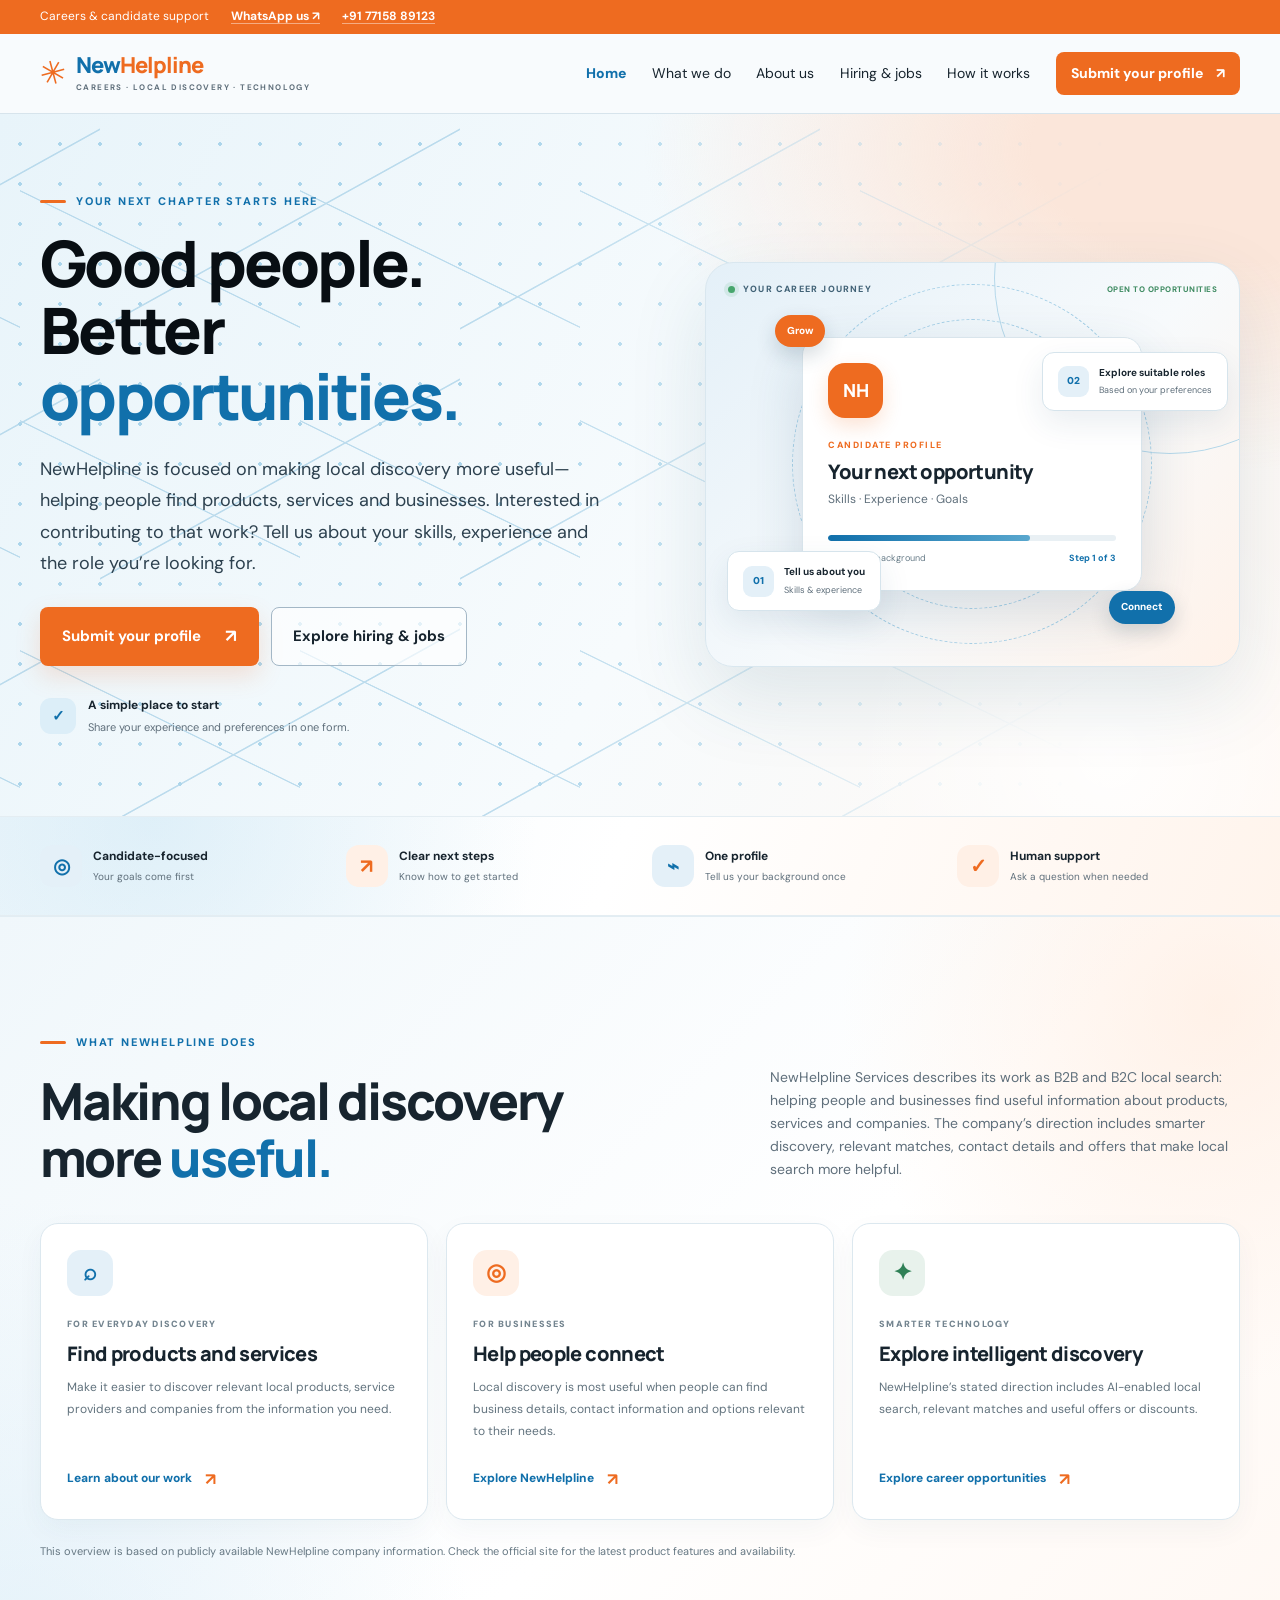
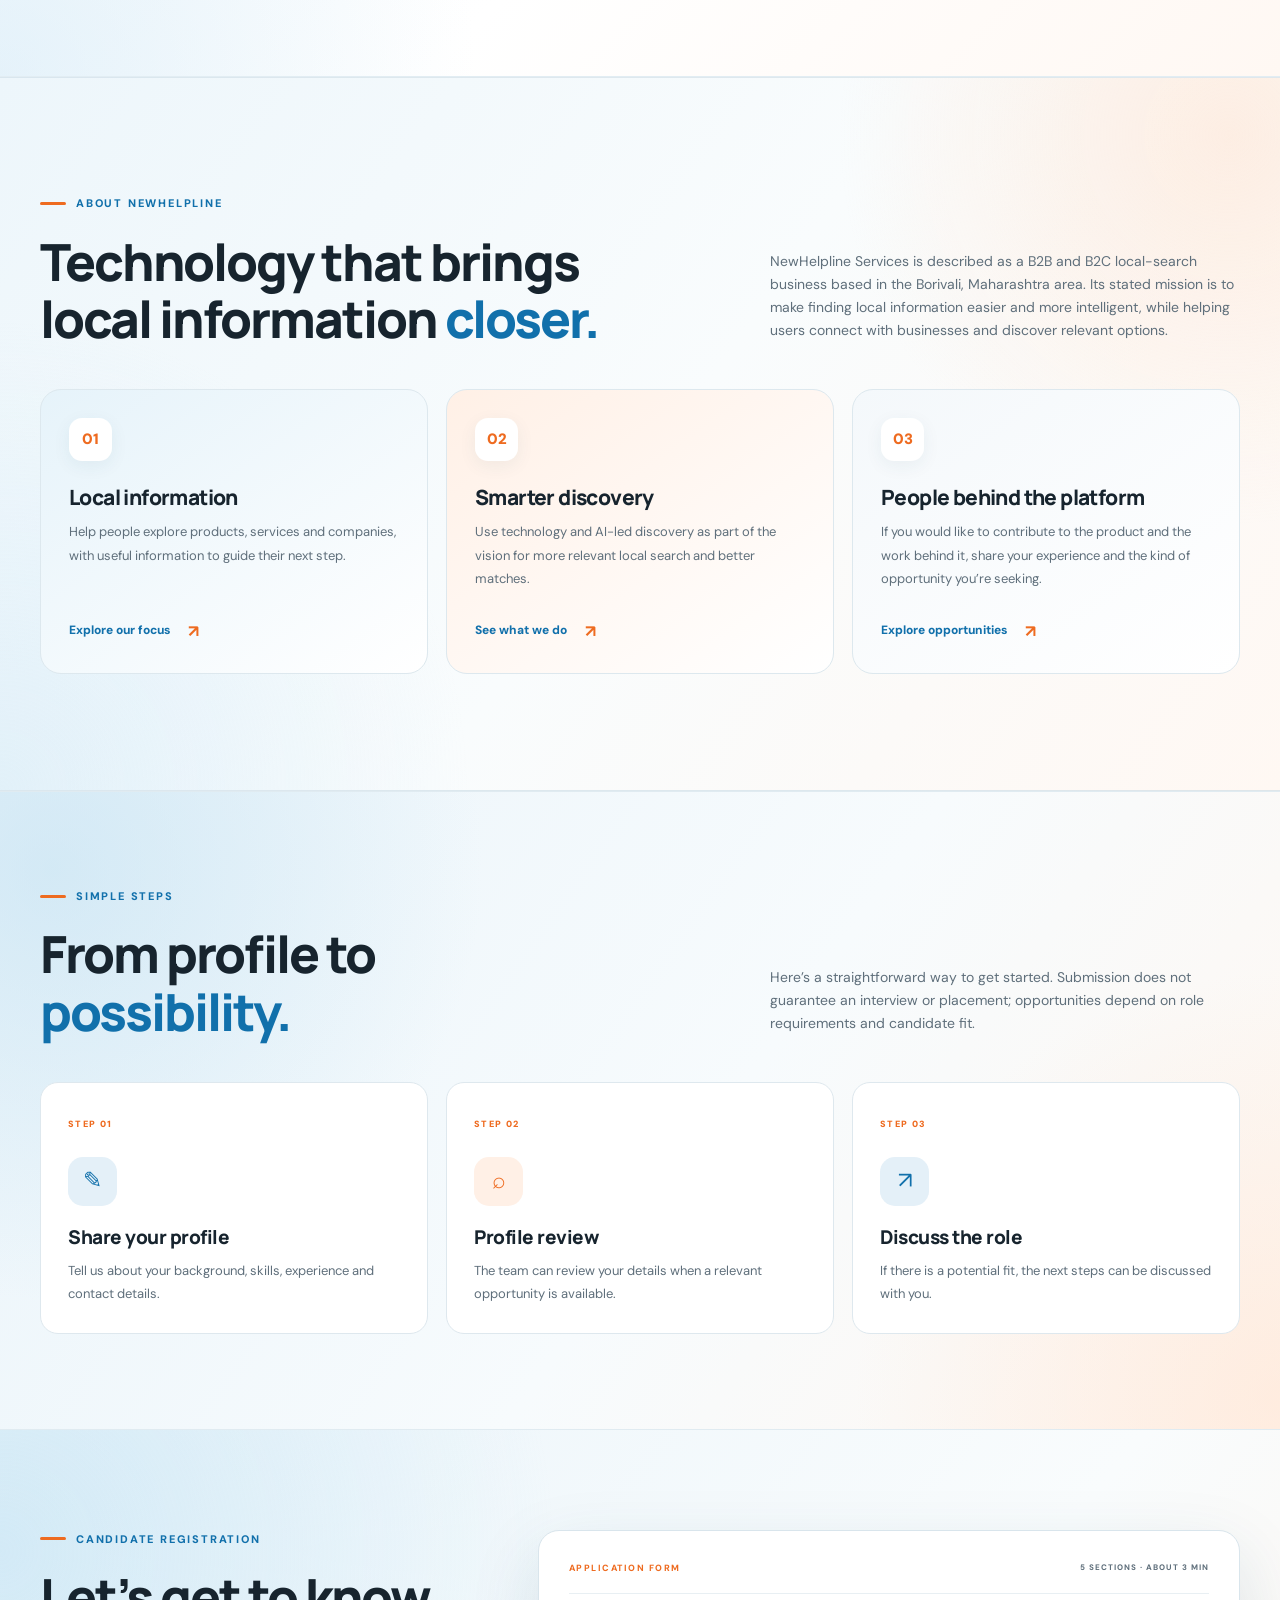
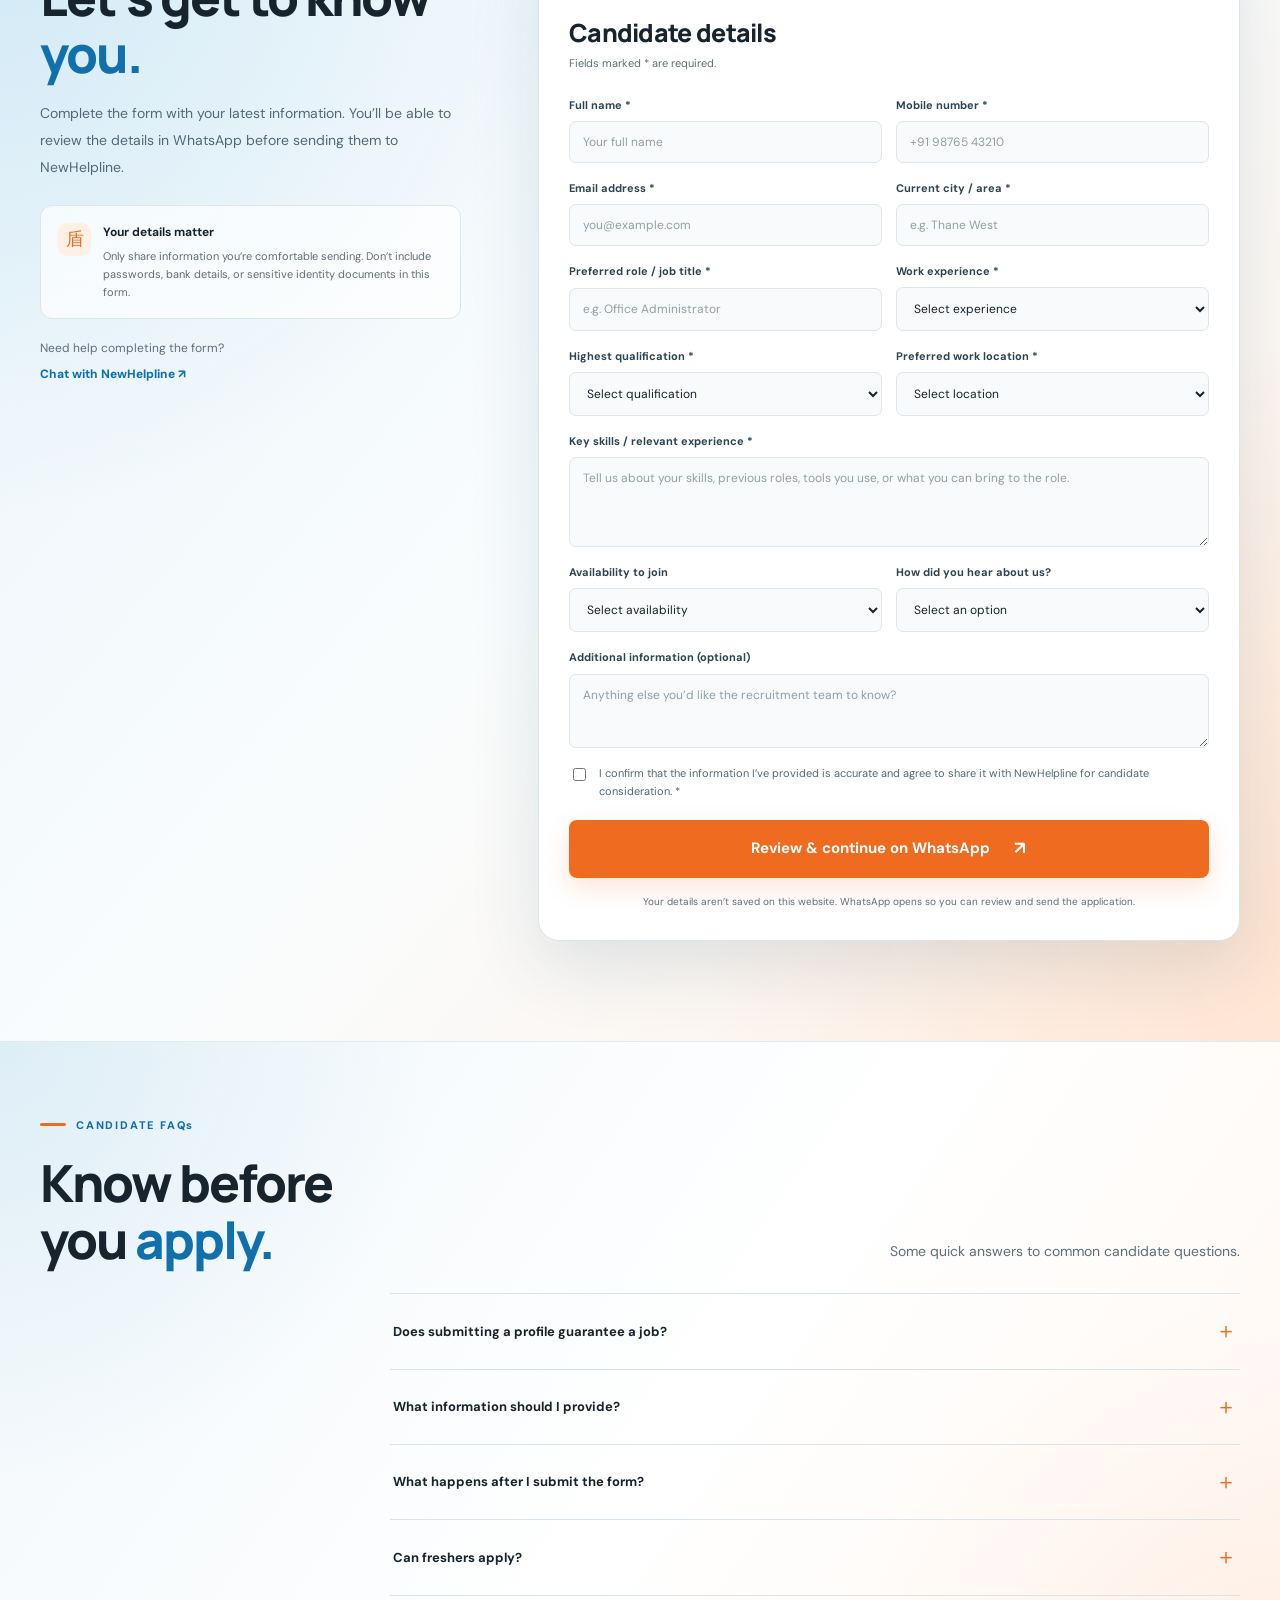
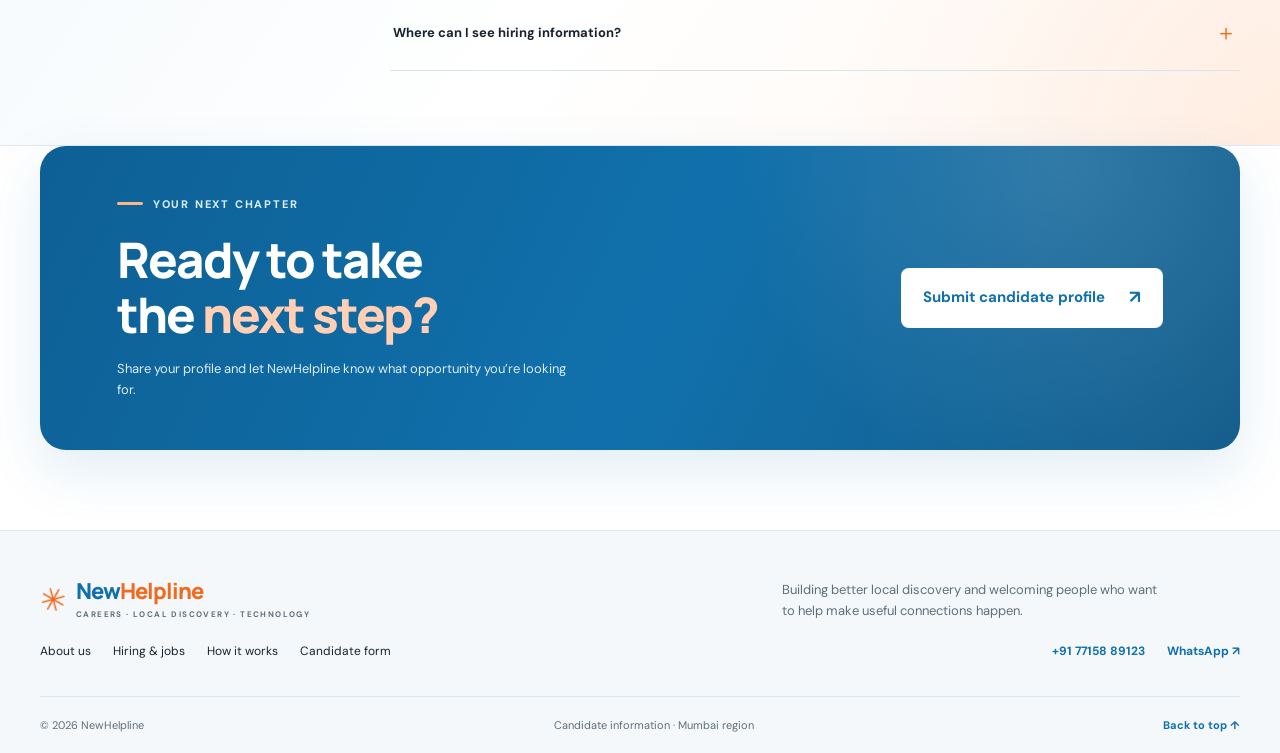
<file: index.html>
<!doctype html>
<html lang="en">
<head>
  <meta charset="utf-8">
  <meta name="viewport" content="width=device-width, initial-scale=1, viewport-fit=cover">
  <meta name="theme-color" content="#1170AB">
  <meta name="description" content="Learn about NewHelpline, a local-search technology company focused on helping people discover products, services and businesses, and explore career opportunities with the team.">
  <meta property="og:title" content="NewHelpline Recruitment | Candidate & Employer Support">
  <meta property="og:description" content="Discover NewHelpline’s work in local search, business discovery and AI-enabled experiences, and explore opportunities to join the team.">
  <meta property="og:type" content="website">
  <meta name="twitter:card" content="summary">
  <title>Careers at NewHelpline | Candidate Opportunities</title>
  <link rel="preconnect" href="https://fonts.googleapis.com">
  <link rel="preconnect" href="https://fonts.gstatic.com" crossorigin>
  <link rel="stylesheet" href="styles.css">
  <link rel="icon" href="favicon.svg" type="image/svg+xml">
</head>
<body>
  <div class="topline">
    <span>Careers & candidate support</span>
    <a href="https://wa.me/917715889123" target="_blank" rel="noopener noreferrer">WhatsApp us ↗</a>
    <a href="tel:+917715889123">+91 77158 89123</a>
  </div>
  <header class="site-header">
    <a class="logo" href="index.html" aria-label="NewHelpline home">
      <span class="mark" aria-hidden="true">✳</span>
      <span><b>New<span>Helpline</span></b><small>CAREERS · LOCAL DISCOVERY · TECHNOLOGY</small></span>
    </a>
    <button class="menu" type="button" aria-label="Open menu" aria-expanded="false" aria-controls="primary-nav">☰</button>
    <nav id="primary-nav" aria-label="Main navigation">
      <a class="active" href="index.html">Home</a>
      <a href="#what-we-do">What we do</a>
      <a href="#about">About us</a>
      <a href="hiring.html">Hiring & jobs</a>
      <a href="#process">How it works</a>
      <a href="#candidate-form" class="nav-apply">Submit your profile <span aria-hidden="true">↗</span></a>
    </nav>
  </header>
  <a class="skip-link" href="#main-content">Skip to content</a>
  <main id="main-content">
    <section class="hero career-hero">
      <div class="network" aria-hidden="true"></div>
      <div class="hero-glow" aria-hidden="true"></div>
      <div class="hero-copy">
        <div class="eyebrow"><span></span> YOUR NEXT CHAPTER STARTS HERE</div>
        <h1>Good people.<br>Better <em>opportunities.</em></h1>
        <p class="hero-lead">NewHelpline is focused on making local discovery more useful—helping people find products, services and businesses. Interested in contributing to that work? Tell us about your skills, experience and the role you’re looking for.</p>
        <div class="hero-actions">
          <a class="button orange" href="#candidate-form">Submit your profile <b aria-hidden="true">↗</b></a>
          <a class="button outline" href="hiring.html">Explore hiring & jobs</a>
        </div>
        <div class="hero-proof">
          <span class="proof-icon" aria-hidden="true">✓</span>
          <span><b>A simple place to start</b><small>Share your experience and preferences in one form.</small></span>
        </div>
      </div>
      <div class="hero-art" aria-label="Candidate journey illustration">
        <div class="art-topline"><span class="art-dot"></span> YOUR CAREER JOURNEY <span class="art-status">OPEN TO OPPORTUNITIES</span></div>
        <div class="profile-card">
          <div class="profile-avatar" aria-hidden="true">NH</div>
          <div class="profile-intro"><span class="profile-label">CANDIDATE PROFILE</span><b>Your next opportunity</b><small>Skills · Experience · Goals</small></div>
          <span class="profile-check" aria-hidden="true">✓</span>
          <div class="profile-meter"><span></span></div>
          <div class="profile-meta"><span>Share your background</span><b>Step 1 of 3</b></div>
        </div>
        <div class="journey-card journey-one"><span class="journey-number">01</span><span><b>Tell us about you</b><small>Skills & experience</small></span></div>
        <div class="journey-card journey-two"><span class="journey-number">02</span><span><b>Explore suitable roles</b><small>Based on your preferences</small></span></div>
        <div class="art-orbit orbit-one"></div><div class="art-orbit orbit-two"></div>
        <div class="art-bubble bubble-orange">Grow</div><div class="art-bubble bubble-blue">Connect</div>
      </div>
    </section>

    <section class="benefit-strip" aria-label="What candidates can expect">
      <div><span class="benefit-icon">◎</span><span><b>Candidate-focused</b><small>Your goals come first</small></span></div>
      <div><span class="benefit-icon">↗</span><span><b>Clear next steps</b><small>Know how to get started</small></span></div>
      <div><span class="benefit-icon">⌁</span><span><b>One profile</b><small>Tell us your background once</small></span></div>
      <div><span class="benefit-icon">✓</span><span><b>Human support</b><small>Ask a question when needed</small></span></div>
    </section>


    <section class="section what-we-do-section" id="what-we-do">
      <div class="section-heading">
        <div><div class="eyebrow"><span></span> WHAT NEWHELPLINE DOES</div><h2>Making local discovery<br>more <em>useful.</em></h2></div>
        <p>NewHelpline Services describes its work as B2B and B2C local search: helping people and businesses find useful information about products, services and companies. The company’s direction includes smarter discovery, relevant matches, contact details and offers that make local search more helpful.</p>
      </div>
      <div class="what-we-do-grid">
        <article class="what-we-do-card">
          <span class="what-we-do-icon icon-candidate" aria-hidden="true">⌕</span>
          <span class="what-we-do-label">FOR EVERYDAY DISCOVERY</span>
          <h3>Find products and services</h3>
          <p>Make it easier to discover relevant local products, service providers and companies from the information you need.</p>
          <a href="#about">Learn about our work <b aria-hidden="true">↗</b></a>
        </article>
        <article class="what-we-do-card">
          <span class="what-we-do-icon icon-recruitment" aria-hidden="true">◎</span>
          <span class="what-we-do-label">FOR BUSINESSES</span>
          <h3>Help people connect</h3>
          <p>Local discovery is most useful when people can find business details, contact information and options relevant to their needs.</p>
          <a href="hiring.html">Explore NewHelpline <b aria-hidden="true">↗</b></a>
        </article>
        <article class="what-we-do-card">
          <span class="what-we-do-icon icon-employer" aria-hidden="true">✦</span>
          <span class="what-we-do-label">SMARTER TECHNOLOGY</span>
          <h3>Explore intelligent discovery</h3>
          <p>NewHelpline’s stated direction includes AI-enabled local search, relevant matches and useful offers or discounts.</p>
          <a href="#candidate-form">Explore career opportunities <b aria-hidden="true">↗</b></a>
        </article>
      </div>
      <p class="what-we-do-note">This overview is based on publicly available NewHelpline company information. Check the official site for the latest product features and availability.</p>
    </section>

    <section class="section" id="about">
      <div class="section-heading">
        <div><div class="eyebrow"><span></span> ABOUT NEWHELPLINE</div><h2>Technology that brings<br>local information <em>closer.</em></h2></div>
        <p>NewHelpline Services is described as a B2B and B2C local-search business based in the Borivali, Maharashtra area. Its stated mission is to make finding local information easier and more intelligent, while helping users connect with businesses and discover relevant options.</p>
      </div>
      <div class="value-grid">
        <article class="value-card value-blue"><span class="value-icon">01</span><h3>Local information</h3><p>Help people explore products, services and companies, with useful information to guide their next step.</p><a href="#what-we-do">Explore our focus <b>↗</b></a></article>
        <article class="value-card value-orange"><span class="value-icon">02</span><h3>Smarter discovery</h3><p>Use technology and AI-led discovery as part of the vision for more relevant local search and better matches.</p><a href="#what-we-do">See what we do <b>↗</b></a></article>
        <article class="value-card value-light"><span class="value-icon">03</span><h3>People behind the platform</h3><p>If you would like to contribute to the product and the work behind it, share your experience and the kind of opportunity you’re seeking.</p><a href="#candidate-form">Explore opportunities <b>↗</b></a></article>
      </div>
    </section>

    <section class="process-section" id="process">
      <div class="section-heading"><div><div class="eyebrow"><span></span> SIMPLE STEPS</div><h2>From profile to<br><em>possibility.</em></h2></div><p>Here’s a straightforward way to get started. Submission does not guarantee an interview or placement; opportunities depend on role requirements and candidate fit.</p></div>
      <div class="process-grid">
        <article><span class="process-step">STEP 01</span><div class="process-icon">✎</div><h3>Share your profile</h3><p>Tell us about your background, skills, experience and contact details.</p></article>
        <article><span class="process-step">STEP 02</span><div class="process-icon">⌕</div><h3>Profile review</h3><p>The team can review your details when a relevant opportunity is available.</p></article>
        <article><span class="process-step">STEP 03</span><div class="process-icon">↗</div><h3>Discuss the role</h3><p>If there is a potential fit, the next steps can be discussed with you.</p></article>
      </div>
    </section>

    <section class="application-section" id="candidate-form">
      <div class="application-intro">
        <div class="eyebrow"><span></span> CANDIDATE REGISTRATION</div>
        <h2>Let’s get to know <em>you.</em></h2>
        <p>Complete the form with your latest information. You’ll be able to review the details in WhatsApp before sending them to NewHelpline.</p>
        <div class="privacy-note"><span aria-hidden="true">盾</span><span><b>Your details matter</b><small>Only share information you’re comfortable sending. Don’t include passwords, bank details, or sensitive identity documents in this form.</small></span></div>
        <div class="contact-card"><span>Need help completing the form?</span><a href="https://wa.me/917715889123" target="_blank" rel="noopener noreferrer">Chat with NewHelpline ↗</a></div>
      </div>
      <div class="application-card">
        <div class="application-card-head"><span class="form-kicker">APPLICATION FORM</span><span class="form-count">5 SECTIONS · ABOUT 3 MIN</span></div>
        <h3>Candidate details</h3>
        <p class="form-subtitle">Fields marked * are required.</p>
        <form id="candidate-form-element">
          <div class="form-row">
            <label for="candidate-name">Full name *<input id="candidate-name" name="name" autocomplete="name" placeholder="Your full name" minlength="2" maxlength="90" required></label>
            <label for="candidate-phone">Mobile number *<input id="candidate-phone" name="phone" type="tel" autocomplete="tel" inputmode="tel" placeholder="+91 98765 43210" pattern="[0-9+() -]{8,20}" maxlength="20" required></label>
          </div>
          <div class="form-row">
            <label for="candidate-email">Email address *<input id="candidate-email" name="email" type="email" autocomplete="email" placeholder="you@example.com" maxlength="160" required></label>
            <label for="candidate-city">Current city / area *<input id="candidate-city" name="city" autocomplete="address-level2" placeholder="e.g. Thane West" maxlength="100" required></label>
          </div>
          <div class="form-row">
            <label for="candidate-role">Preferred role / job title *<input id="candidate-role" name="role" placeholder="e.g. Office Administrator" maxlength="120" required></label>
            <label for="candidate-experience">Work experience *<select id="candidate-experience" name="experience" required><option value="">Select experience</option><option>Fresher / entry level</option><option>Less than 1 year</option><option>1–3 years</option><option>3–5 years</option><option>5–8 years</option><option>8+ years</option></select></label>
          </div>
          <div class="form-row">
            <label for="candidate-education">Highest qualification *<select id="candidate-education" name="education" required><option value="">Select qualification</option><option>High school / SSC</option><option>HSC / Diploma</option><option>Undergraduate</option><option>Graduate</option><option>Postgraduate</option><option>Professional qualification</option><option>Other</option></select></label>
            <label for="candidate-location">Preferred work location *<select id="candidate-location" name="work-location" required><option value="">Select location</option><option>Mumbai</option><option>Navi Mumbai</option><option>Thane</option><option>Anywhere in Mumbai Metropolitan Region</option><option>Remote / hybrid</option><option>Other</option></select></label>
          </div>
          <label for="candidate-skills">Key skills / relevant experience *<textarea id="candidate-skills" name="skills" rows="4" minlength="10" maxlength="1200" placeholder="Tell us about your skills, previous roles, tools you use, or what you can bring to the role." required></textarea></label>
          <div class="form-row">
            <label for="candidate-joining">Availability to join<select id="candidate-joining" name="availability"><option value="">Select availability</option><option>Immediately</option><option>Within 15 days</option><option>Within 30 days</option><option>More than 30 days</option><option>Open to discussion</option></select></label>
            <label for="candidate-source">How did you hear about us?<select id="candidate-source" name="source"><option value="">Select an option</option><option>Google / online search</option><option>WhatsApp</option><option>Social media</option><option>Friend / referral</option><option>Other</option></select></label>
          </div>
          <label for="candidate-extra">Additional information (optional)<textarea id="candidate-extra" name="additional" rows="3" maxlength="700" placeholder="Anything else you’d like the recruitment team to know?"></textarea></label>
          <label class="consent-row"><input id="candidate-consent" name="consent" type="checkbox" required><span>I confirm that the information I’ve provided is accurate and agree to share it with NewHelpline for candidate consideration. *</span></label>
          <button class="button orange submit" type="submit">Review & continue on WhatsApp <b aria-hidden="true">↗</b></button>
          <p class="form-note" id="candidate-status" role="status" aria-live="polite">Your details aren’t saved on this website. WhatsApp opens so you can review and send the application.</p>
        </form>
      </div>
    </section>

    <section class="faq-section">
      <div class="section-heading"><div><div class="eyebrow"><span></span> CANDIDATE FAQs</div><h2>Know before<br>you <em>apply.</em></h2></div><p>Some quick answers to common candidate questions.</p></div>
      <div class="faq-list">
        <details><summary>Does submitting a profile guarantee a job?<span>＋</span></summary><p>No. Registering your details lets you express interest and share your background. Interviews and placements depend on available opportunities and employer requirements.</p></details>
        <details><summary>What information should I provide?<span>＋</span></summary><p>Share your contact information, qualifications, preferred role, experience, skills and location preferences. Avoid sending passwords, banking details or unnecessary identity documents.</p></details>
        <details><summary>What happens after I submit the form?<span>＋</span></summary><p>The form prepares a WhatsApp message that you can review and send to NewHelpline. The current website does not store applications in a database, so sending the message is necessary to contact the team.</p></details>
        <details><summary>Can freshers apply?<span>＋</span></summary><p>Yes. Choose Fresher / entry level in the experience field and describe your education, skills, projects, internships or other relevant experience.</p></details>
        <details><summary>Where can I see hiring information?<span>＋</span></summary><p>Visit the dedicated Hiring & Jobs page for guidance on exploring opportunities and sharing role requirements or candidate profiles.</p></details>
      </div>
    </section>
    <section class="closing-cta"><div><div class="eyebrow"><span></span> YOUR NEXT CHAPTER</div><h2>Ready to take<br>the <em>next step?</em></h2><p>Share your profile and let NewHelpline know what opportunity you’re looking for.</p></div><a class="button white" href="#candidate-form">Submit candidate profile <b aria-hidden="true">↗</b></a></section>
  </main>
  <footer>
    <div class="footer-main">
      <a class="logo" href="index.html" aria-label="NewHelpline home"><span class="mark" aria-hidden="true">✳</span><span><b>New<span>Helpline</span></b><small>CAREERS · LOCAL DISCOVERY · TECHNOLOGY</small></span></a>
      <p>Building better local discovery and welcoming people who want to help make useful connections happen.</p>
      <div class="footer-links"><a href="index.html#about">About us</a><a href="hiring.html">Hiring & jobs</a><a href="#process">How it works</a><a href="#candidate-form">Candidate form</a></div>
      <div class="footer-contact"><a href="tel:+917715889123">+91 77158 89123</a><a href="https://wa.me/917715889123" target="_blank" rel="noopener noreferrer">WhatsApp ↗</a></div>
    </div>
    <div class="footer-bottom"><span>© <span id="year"></span> NewHelpline</span><span>Candidate information · Mumbai region</span><a href="#main-content">Back to top ↑</a></div>
  </footer>
  <script src="script.js" defer></script>
</body>
</html>
</file>
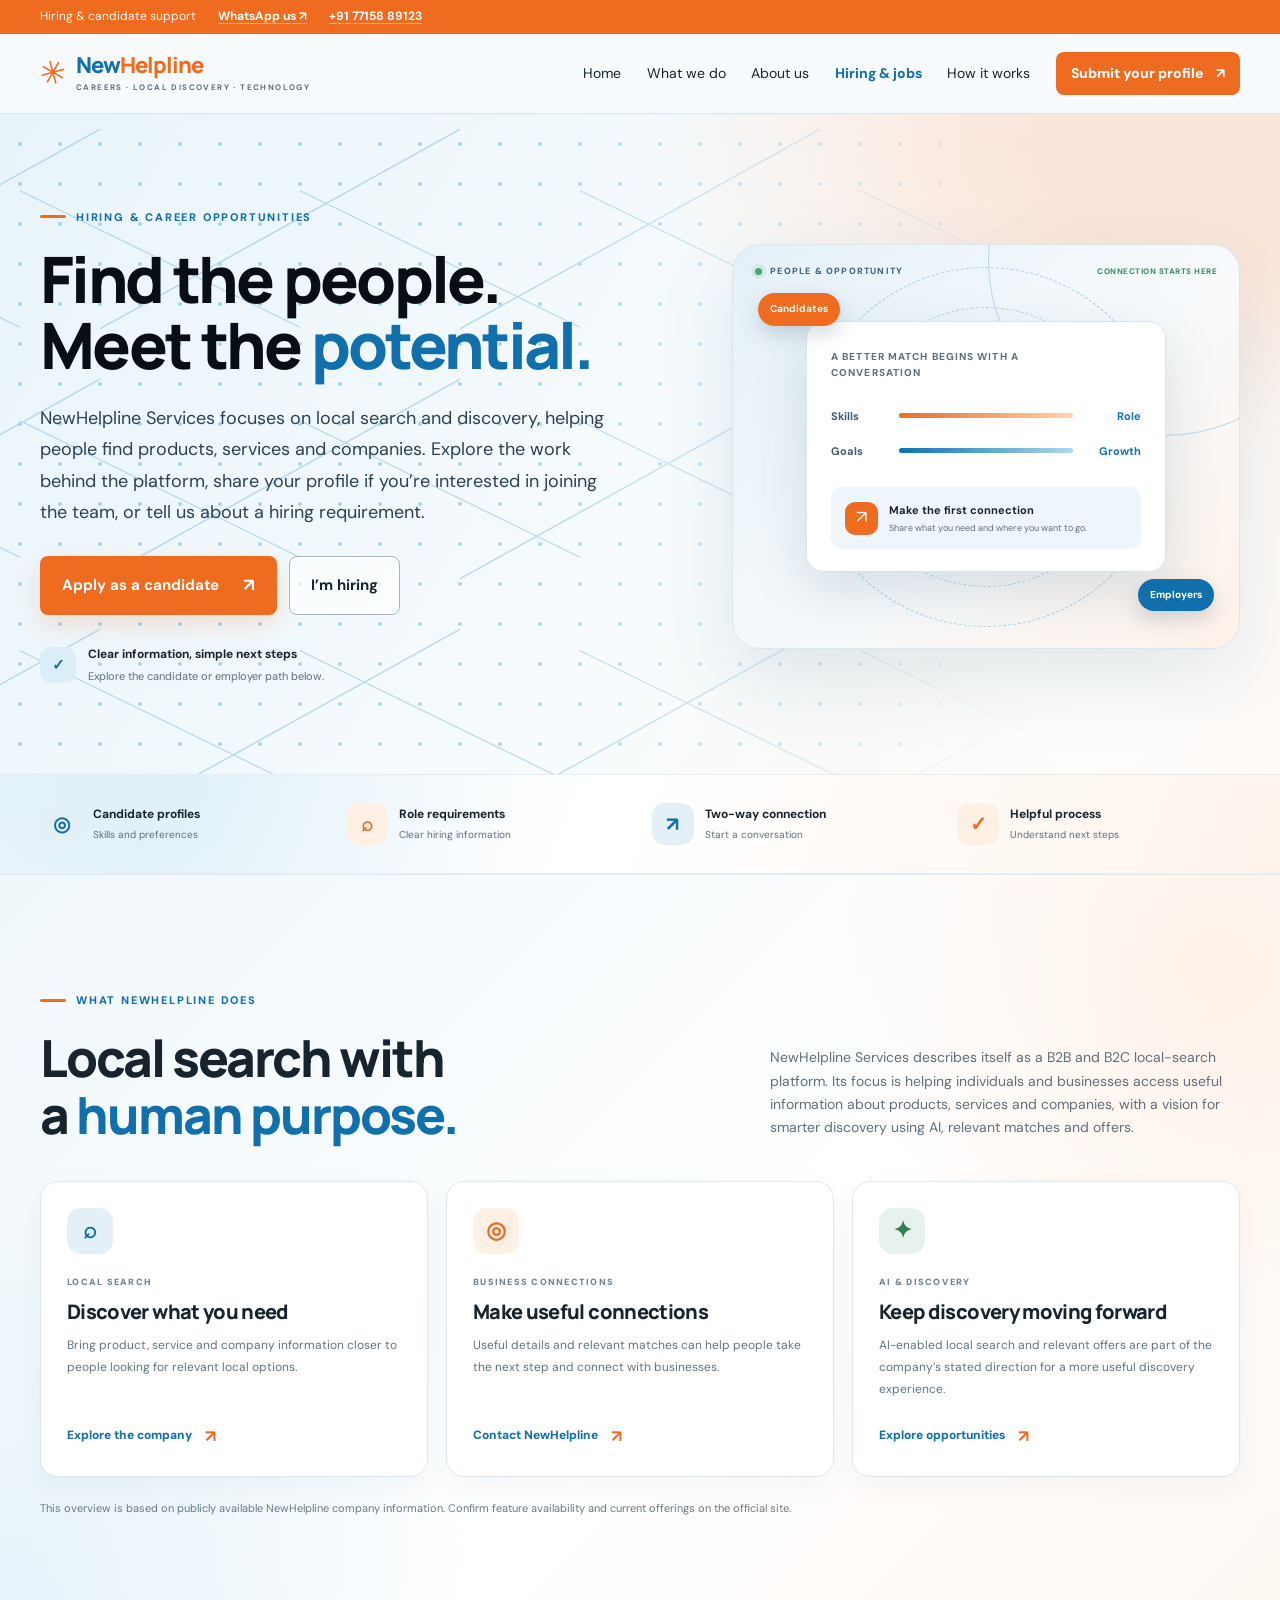
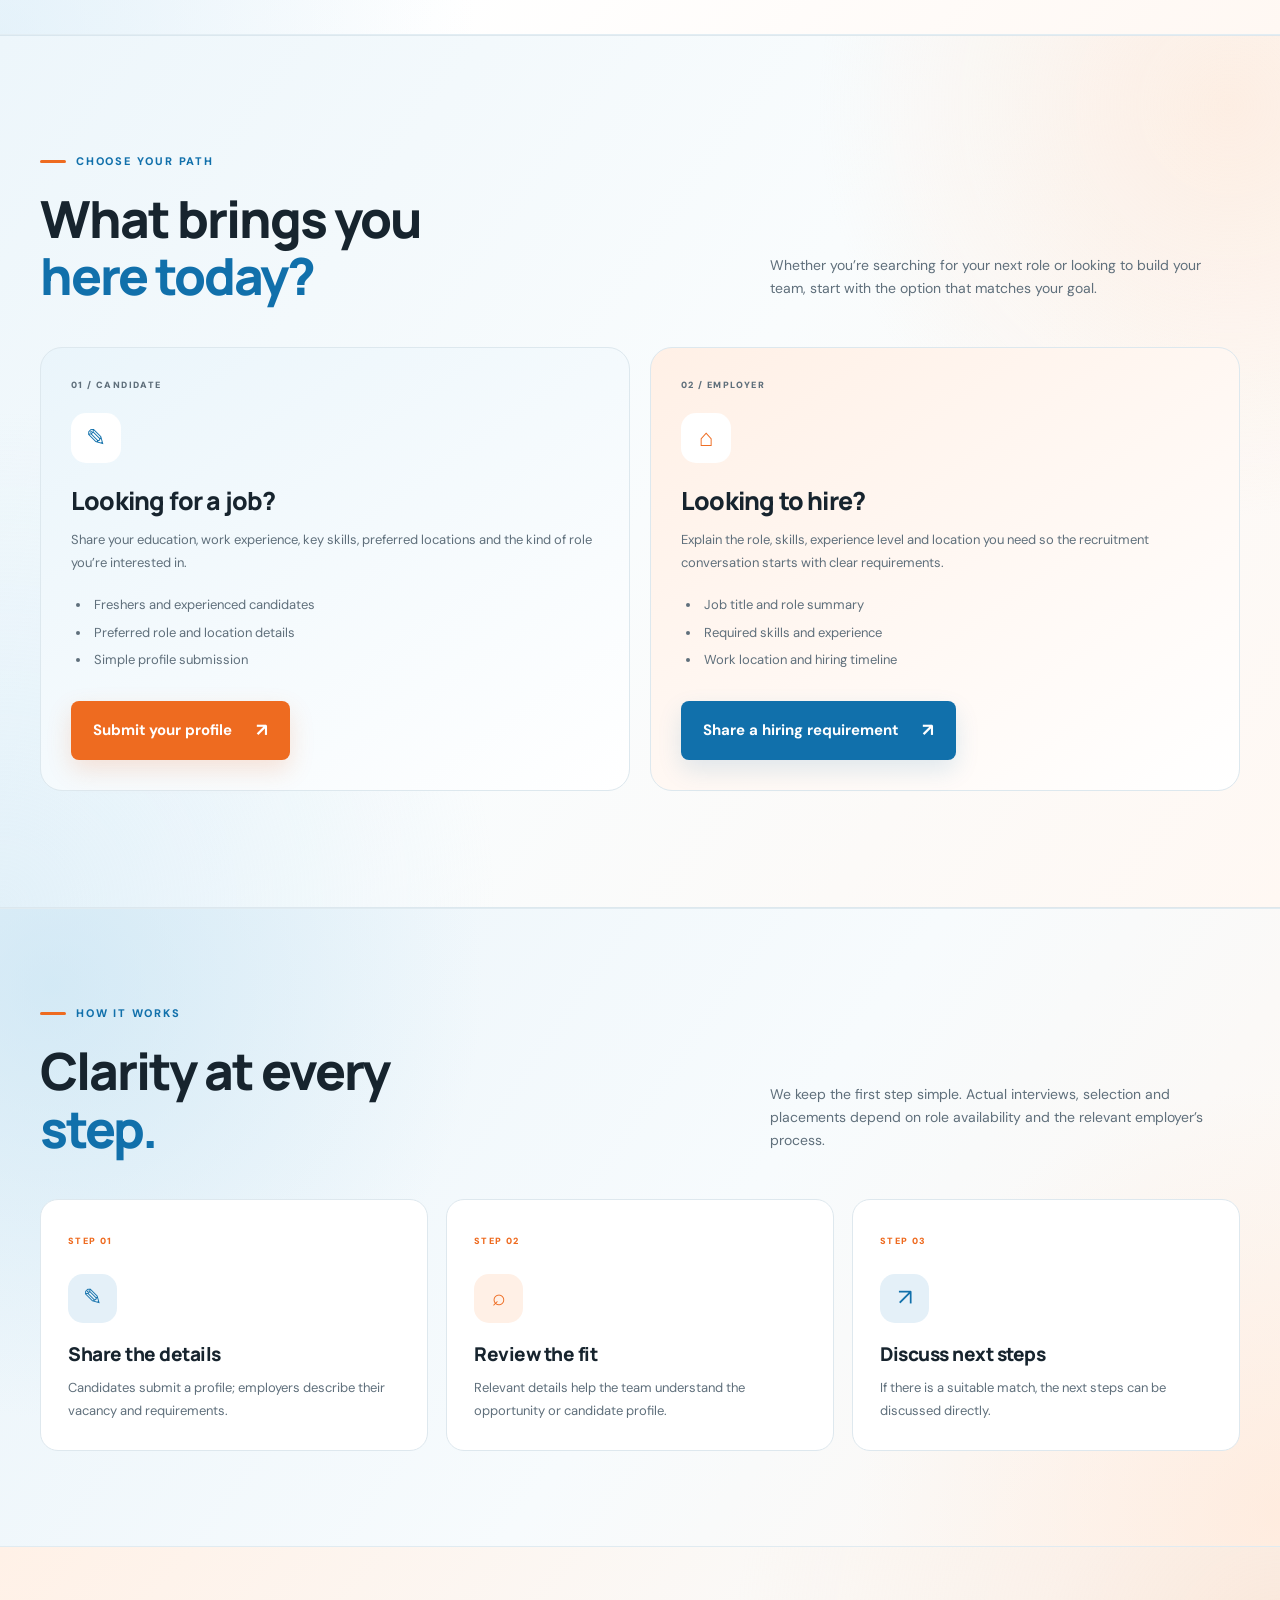
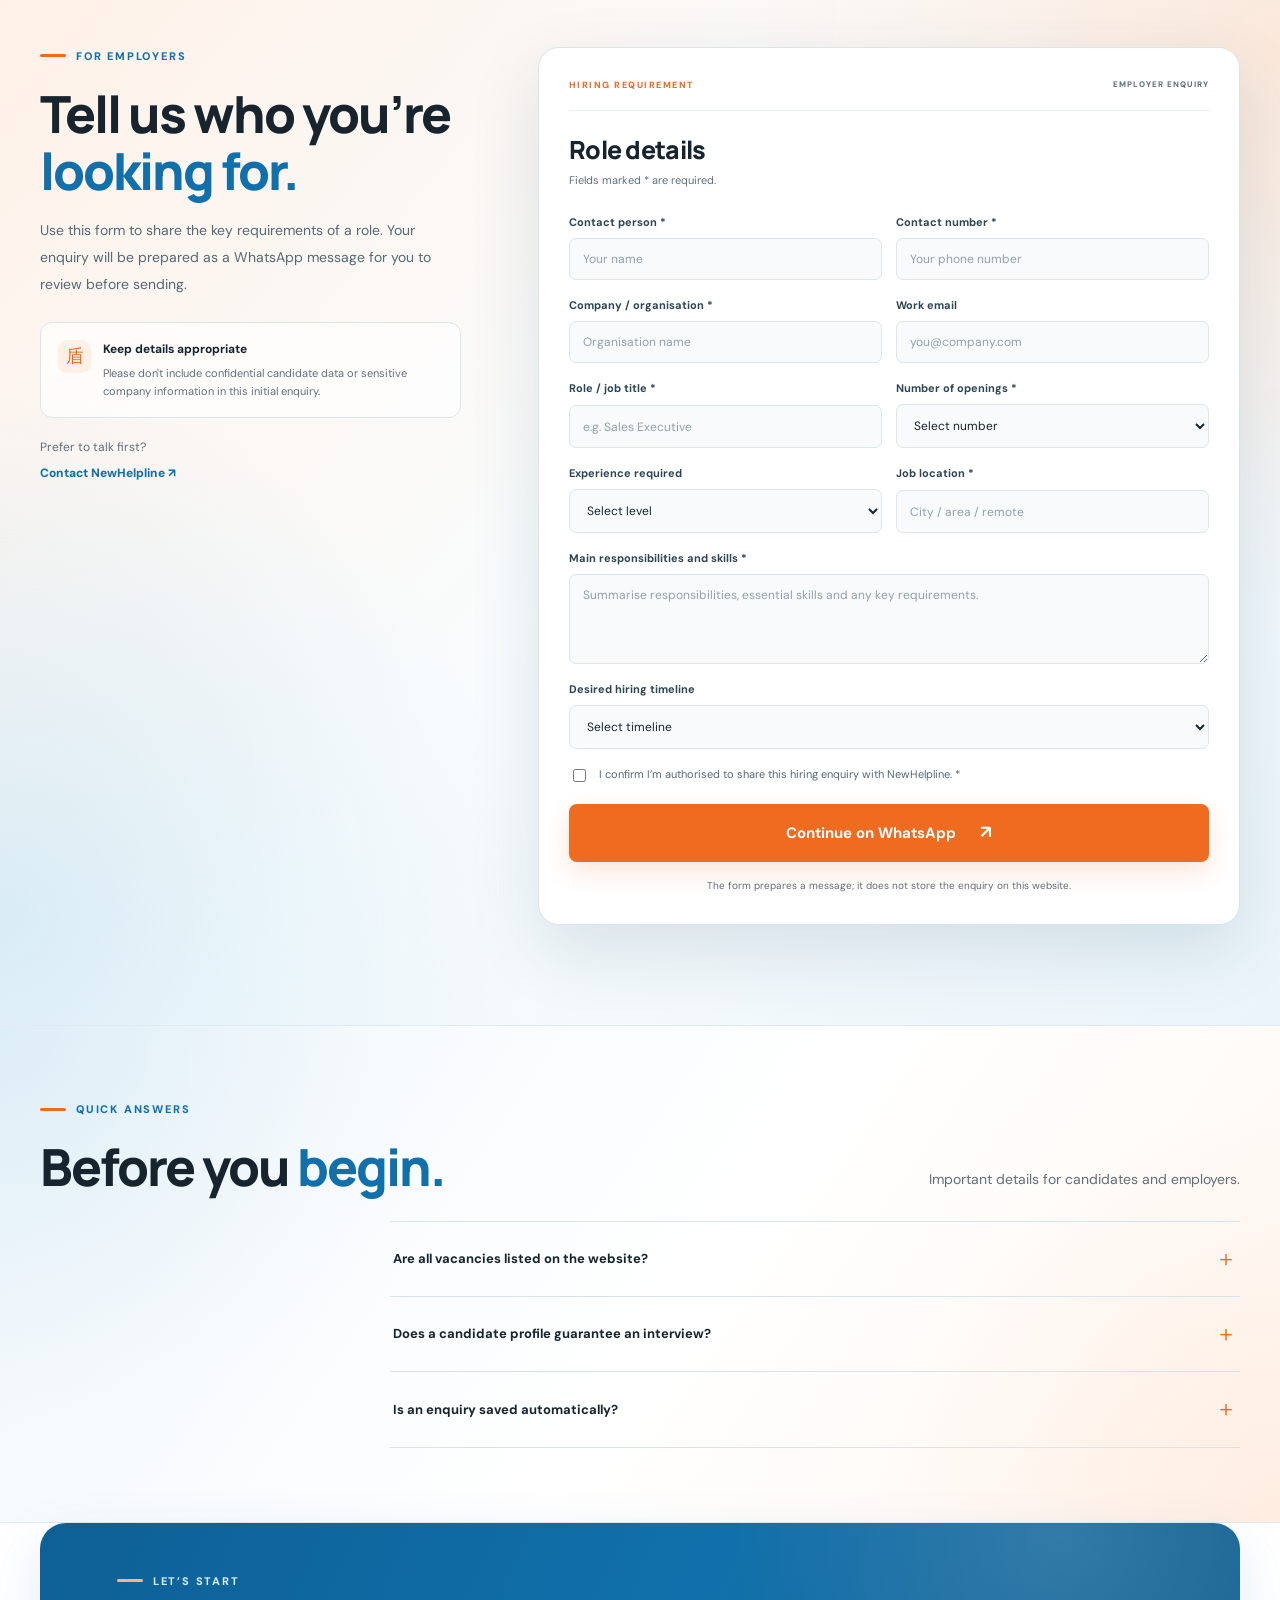
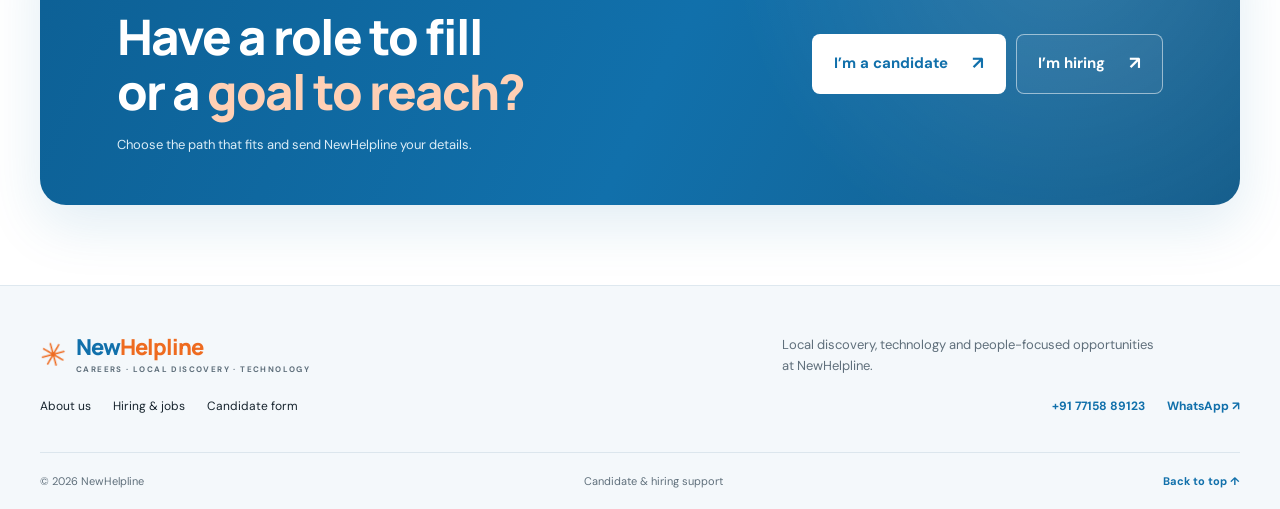
<file: hiring.html>
<!doctype html>
<html lang="en">
<head>
  <meta charset="utf-8">
  <meta name="viewport" content="width=device-width, initial-scale=1, viewport-fit=cover">
  <meta name="theme-color" content="#1170AB">
  <meta name="description" content="Explore NewHelpline’s local-search and technology focus, learn about the company, and connect about career or hiring opportunities.">
  <meta property="og:title" content="Hiring & Jobs | NewHelpline">
  <meta property="og:description" content="NewHelpline works on local discovery, useful business information and AI-enabled search, alongside career and hiring conversations.">
  <meta property="og:type" content="website">
  <title>Hiring & Jobs | NewHelpline</title>
  <link rel="preconnect" href="https://fonts.googleapis.com">
  <link rel="preconnect" href="https://fonts.gstatic.com" crossorigin>
  <link rel="stylesheet" href="styles.css">
  <link rel="icon" href="favicon.svg" type="image/svg+xml">
</head>
<body>
  <div class="topline"><span>Hiring & candidate support</span><a href="https://wa.me/917715889123" target="_blank" rel="noopener noreferrer">WhatsApp us ↗</a><a href="tel:+917715889123">+91 77158 89123</a></div>
  <header class="site-header">
    <a class="logo" href="index.html" aria-label="NewHelpline home"><span class="mark" aria-hidden="true">✳</span><span><b>New<span>Helpline</span></b><small>CAREERS · LOCAL DISCOVERY · TECHNOLOGY</small></span></a>
    <button class="menu" type="button" aria-label="Open menu" aria-expanded="false" aria-controls="primary-nav">☰</button>
    <nav id="primary-nav" aria-label="Main navigation"><a href="index.html">Home</a><a href="index.html#what-we-do">What we do</a><a href="index.html#about">About us</a><a class="active" href="hiring.html">Hiring & jobs</a><a href="index.html#process">How it works</a><a class="nav-apply" href="index.html#candidate-form">Submit your profile <span aria-hidden="true">↗</span></a></nav>
  </header>
  <a class="skip-link" href="#main-content">Skip to content</a>
  <main id="main-content">
    <section class="hero hiring-hero">
      <div class="network" aria-hidden="true"></div><div class="hero-glow" aria-hidden="true"></div>
      <div class="hero-copy">
        <div class="eyebrow"><span></span> HIRING & CAREER OPPORTUNITIES</div>
        <h1>Find the people.<br>Meet the <em>potential.</em></h1>
        <p class="hero-lead">NewHelpline Services focuses on local search and discovery, helping people find products, services and companies. Explore the work behind the platform, share your profile if you’re interested in joining the team, or tell us about a hiring requirement.</p>
        <div class="hero-actions"><a class="button orange" href="index.html#candidate-form">Apply as a candidate <b aria-hidden="true">↗</b></a><a class="button outline" href="#employer-form">I’m hiring</a></div>
        <div class="hero-proof"><span class="proof-icon">✓</span><span><b>Clear information, simple next steps</b><small>Explore the candidate or employer path below.</small></span></div>
      </div>
      <div class="hero-art hiring-art"><div class="art-topline"><span class="art-dot"></span> PEOPLE & OPPORTUNITY <span class="art-status">CONNECTION STARTS HERE</span></div><div class="hiring-visual-card"><span class="visual-kicker">A BETTER MATCH BEGINS WITH A CONVERSATION</span><div class="match-line"><span>Skills</span><span class="match-line-fill"></span><span>Role</span></div><div class="match-line"><span>Goals</span><span class="match-line-fill short"></span><span>Growth</span></div><div class="match-note"><span>↗</span><span><b>Make the first connection</b><small>Share what you need and where you want to go.</small></span></div></div><div class="art-bubble bubble-orange">Candidates</div><div class="art-bubble bubble-blue">Employers</div><div class="art-orbit orbit-one"></div><div class="art-orbit orbit-two"></div></div>
    </section>
    <section class="benefit-strip" aria-label="Hiring support overview"><div><span class="benefit-icon">◎</span><span><b>Candidate profiles</b><small>Skills and preferences</small></span></div><div><span class="benefit-icon">⌕</span><span><b>Role requirements</b><small>Clear hiring information</small></span></div><div><span class="benefit-icon">↗</span><span><b>Two-way connection</b><small>Start a conversation</small></span></div><div><span class="benefit-icon">✓</span><span><b>Helpful process</b><small>Understand next steps</small></span></div></section>

    <section class="section what-we-do-section" id="what-we-do">
      <div class="section-heading">
        <div><div class="eyebrow"><span></span> WHAT NEWHELPLINE DOES</div><h2>Local search with<br>a <em>human purpose.</em></h2></div>
        <p>NewHelpline Services describes itself as a B2B and B2C local-search platform. Its focus is helping individuals and businesses access useful information about products, services and companies, with a vision for smarter discovery using AI, relevant matches and offers.</p>
      </div>
      <div class="what-we-do-grid">
        <article class="what-we-do-card"><span class="what-we-do-icon icon-candidate" aria-hidden="true">⌕</span><span class="what-we-do-label">LOCAL SEARCH</span><h3>Discover what you need</h3><p>Bring product, service and company information closer to people looking for relevant local options.</p><a href="index.html#what-we-do">Explore the company <b aria-hidden="true">↗</b></a></article>
        <article class="what-we-do-card"><span class="what-we-do-icon icon-recruitment" aria-hidden="true">◎</span><span class="what-we-do-label">BUSINESS CONNECTIONS</span><h3>Make useful connections</h3><p>Useful details and relevant matches can help people take the next step and connect with businesses.</p><a href="#employer-form">Contact NewHelpline <b aria-hidden="true">↗</b></a></article>
        <article class="what-we-do-card"><span class="what-we-do-icon icon-employer" aria-hidden="true">✦</span><span class="what-we-do-label">AI & DISCOVERY</span><h3>Keep discovery moving forward</h3><p>AI-enabled local search and relevant offers are part of the company’s stated direction for a more useful discovery experience.</p><a href="index.html#candidate-form">Explore opportunities <b aria-hidden="true">↗</b></a></article>
      </div>
      <p class="what-we-do-note">This overview is based on publicly available NewHelpline company information. Confirm feature availability and current offerings on the official site.</p>
    </section>

    <section class="section">
      <div class="section-heading"><div><div class="eyebrow"><span></span> CHOOSE YOUR PATH</div><h2>What brings you<br><em>here today?</em></h2></div><p>Whether you’re searching for your next role or looking to build your team, start with the option that matches your goal.</p></div>
      <div class="path-grid">
        <article class="path-card path-candidate"><span class="path-number">01 / CANDIDATE</span><div class="path-icon">✎</div><h3>Looking for a job?</h3><p>Share your education, work experience, key skills, preferred locations and the kind of role you’re interested in.</p><ul><li>Freshers and experienced candidates</li><li>Preferred role and location details</li><li>Simple profile submission</li></ul><a class="button orange" href="index.html#candidate-form">Submit your profile <b>↗</b></a></article>
        <article class="path-card path-employer"><span class="path-number">02 / EMPLOYER</span><div class="path-icon">⌂</div><h3>Looking to hire?</h3><p>Explain the role, skills, experience level and location you need so the recruitment conversation starts with clear requirements.</p><ul><li>Job title and role summary</li><li>Required skills and experience</li><li>Work location and hiring timeline</li></ul><a class="button blue-button" href="#employer-form">Share a hiring requirement <b>↗</b></a></article>
      </div>
    </section>
    <section class="process-section"><div class="section-heading"><div><div class="eyebrow"><span></span> HOW IT WORKS</div><h2>Clarity at every<br><em>step.</em></h2></div><p>We keep the first step simple. Actual interviews, selection and placements depend on role availability and the relevant employer’s process.</p></div><div class="process-grid"><article><span class="process-step">STEP 01</span><div class="process-icon">✎</div><h3>Share the details</h3><p>Candidates submit a profile; employers describe their vacancy and requirements.</p></article><article><span class="process-step">STEP 02</span><div class="process-icon">⌕</div><h3>Review the fit</h3><p>Relevant details help the team understand the opportunity or candidate profile.</p></article><article><span class="process-step">STEP 03</span><div class="process-icon">↗</div><h3>Discuss next steps</h3><p>If there is a suitable match, the next steps can be discussed directly.</p></article></div></section>
    <section class="application-section employer-section" id="employer-form">
      <div class="application-intro"><div class="eyebrow"><span></span> FOR EMPLOYERS</div><h2>Tell us who you’re <em>looking for.</em></h2><p>Use this form to share the key requirements of a role. Your enquiry will be prepared as a WhatsApp message for you to review before sending.</p><div class="privacy-note"><span aria-hidden="true">盾</span><span><b>Keep details appropriate</b><small>Please don't include confidential candidate data or sensitive company information in this initial enquiry.</small></span></div><div class="contact-card"><span>Prefer to talk first?</span><a href="https://wa.me/917715889123" target="_blank" rel="noopener noreferrer">Contact NewHelpline ↗</a></div></div>
      <div class="application-card"><div class="application-card-head"><span class="form-kicker">HIRING REQUIREMENT</span><span class="form-count">EMPLOYER ENQUIRY</span></div><h3>Role details</h3><p class="form-subtitle">Fields marked * are required.</p>
        <form id="employer-form-element">
          <div class="form-row"><label for="employer-name">Contact person *<input id="employer-name" name="contact" autocomplete="name" maxlength="90" required placeholder="Your name"></label><label for="employer-phone">Contact number *<input id="employer-phone" name="phone" type="tel" inputmode="tel" pattern="[0-9+() -]{8,20}" maxlength="20" required placeholder="Your phone number"></label></div>
          <div class="form-row"><label for="employer-company">Company / organisation *<input id="employer-company" name="company" maxlength="140" required placeholder="Organisation name"></label><label for="employer-email">Work email<input id="employer-email" name="email" type="email" maxlength="160" placeholder="you@company.com"></label></div>
          <div class="form-row"><label for="employer-role">Role / job title *<input id="employer-role" name="role" maxlength="140" required placeholder="e.g. Sales Executive"></label><label for="employer-count">Number of openings *<select id="employer-count" name="openings" required><option value="">Select number</option><option>1</option><option>2–5</option><option>6–10</option><option>More than 10</option><option>To be discussed</option></select></label></div>
          <div class="form-row"><label for="employer-exp">Experience required<select id="employer-exp" name="experience"><option value="">Select level</option><option>Fresher / entry level</option><option>1–3 years</option><option>3–5 years</option><option>5+ years</option><option>Flexible</option></select></label><label for="employer-location">Job location *<input id="employer-location" name="location" maxlength="120" required placeholder="City / area / remote"></label></div>
          <label for="employer-skills">Main responsibilities and skills *<textarea id="employer-skills" name="requirements" rows="4" minlength="10" maxlength="1400" required placeholder="Summarise responsibilities, essential skills and any key requirements."></textarea></label>
          <label for="employer-timeline">Desired hiring timeline<select id="employer-timeline" name="timeline"><option value="">Select timeline</option><option>Immediately</option><option>Within 2 weeks</option><option>Within a month</option><option>Flexible</option></select></label>
          <label class="consent-row"><input name="consent" type="checkbox" required><span>I confirm I’m authorised to share this hiring enquiry with NewHelpline. *</span></label>
          <button class="button orange submit" type="submit">Continue on WhatsApp <b aria-hidden="true">↗</b></button><p class="form-note" id="employer-status" role="status" aria-live="polite">The form prepares a message; it does not store the enquiry on this website.</p>
        </form>
      </div>
    </section>
    <section class="faq-section"><div class="section-heading"><div><div class="eyebrow"><span></span> QUICK ANSWERS</div><h2>Before you <em>begin.</em></h2></div><p>Important details for candidates and employers.</p></div><div class="faq-list"><details><summary>Are all vacancies listed on the website?<span>＋</span></summary><p>This version of the site provides hiring information and candidate registration. It does not currently publish a live vacancy database. Contact NewHelpline to ask about relevant opportunities.</p></details><details><summary>Does a candidate profile guarantee an interview?<span>＋</span></summary><p>No. Profile submission is an expression of interest. Interview selection and placements depend on employer requirements and opportunity availability.</p></details><details><summary>Is an enquiry saved automatically?<span>＋</span></summary><p>No. The current forms prepare WhatsApp messages. The user must review and send the message; this static website has no connected database or candidate tracking system.</p></details></div></section>
    <section class="closing-cta"><div><div class="eyebrow"><span></span> LET’S START</div><h2>Have a role to fill<br>or a <em>goal to reach?</em></h2><p>Choose the path that fits and send NewHelpline your details.</p></div><div class="closing-actions"><a class="button white" href="index.html#candidate-form">I’m a candidate <b>↗</b></a><a class="button outline-light" href="#employer-form">I’m hiring <b>↗</b></a></div></section>
  </main>
  <footer><div class="footer-main"><a class="logo" href="index.html"><span class="mark" aria-hidden="true">✳</span><span><b>New<span>Helpline</span></b><small>CAREERS · LOCAL DISCOVERY · TECHNOLOGY</small></span></a><p>Local discovery, technology and people-focused opportunities at NewHelpline.</p><div class="footer-links"><a href="index.html#about">About us</a><a href="hiring.html">Hiring & jobs</a><a href="index.html#candidate-form">Candidate form</a></div><div class="footer-contact"><a href="tel:+917715889123">+91 77158 89123</a><a href="https://wa.me/917715889123" target="_blank" rel="noopener noreferrer">WhatsApp ↗</a></div></div><div class="footer-bottom"><span>© <span id="year"></span> NewHelpline</span><span>Candidate & hiring support</span><a href="#main-content">Back to top ↑</a></div></footer>
  <script src="script.js" defer></script>
</body></html>
</file>
<file: styles.css>
@import url('https://fonts.googleapis.com/css2?family=DM+Sans:wght@400;500;600;700&family=Manrope:wght@400;500;600;700;800&display=swap');
:root{--orange:#EE6B20;--blue:#1170AB;--pale:#E4F0F8;--paler:#F5F9FC;--ink:#17242E;--muted:#5F6F7B;--line:#D7E4EC;--white:#fff;--radius:22px;--shadow:0 24px 70px rgba(24,67,96,.14)}*{box-sizing:border-box}html{scroll-behavior:smooth;scroll-padding-top:100px}body{margin:0;color:var(--ink);font:15px/1.65 'DM Sans',sans-serif;background:var(--white);-webkit-font-smoothing:antialiased}a{color:inherit;text-decoration:none}button,input,select,textarea{font:inherit}button,a{-webkit-tap-highlight-color:transparent}a:focus-visible,button:focus-visible,input:focus-visible,select:focus-visible,textarea:focus-visible{outline:3px solid #ffb57d;outline-offset:3px}.topline{height:34px;padding:0 max(24px,calc((100vw - 1200px)/2));display:flex;align-items:center;gap:22px;background:var(--orange);color:white;font-size:12px}.topline span:last-child{margin-left:auto}header{height:80px;padding:0 max(24px,calc((100vw - 1200px)/2));display:flex;align-items:center;justify-content:space-between;gap:28px;background:#F8FBFD;border-bottom:1px solid var(--line);position:sticky;top:0;z-index:20}.logo{display:flex;align-items:center;gap:9px;flex-shrink:0}.logo b{display:block;font:800 22px/1.15 'Manrope',sans-serif;letter-spacing:-1px;color:var(--blue)}.logo b span{color:var(--orange)}.logo small{display:block;margin-top:3px;font-size:8px;letter-spacing:1.4px;color:var(--muted);font-weight:700}.mark{font-size:32px;line-height:1;color:var(--orange);transform:rotate(-15deg)}nav{display:flex;align-items:center;gap:clamp(14px,2vw,30px);font-size:14px}nav>a:not(.call):hover,.footer-links a:hover{color:var(--orange)}.call{background:var(--orange);color:white;padding:11px 23px;border-radius:8px;font-weight:700;box-shadow:0 7px 18px #ee6b2024}.call:hover,.orange:hover{background:#d9570b;transform:translateY(-2px)}.menu{display:none;background:none;border:0;font-size:25px;color:var(--blue)}.hero{min-height:635px;padding:76px max(24px,calc((100vw - 1200px)/2)) 70px;display:grid;grid-template-columns:1.03fr .85fr;gap:clamp(38px,6vw,90px);align-items:center;position:relative;isolation:isolate;overflow:hidden;background:radial-gradient(ellipse at 97% 5%,#FBE6DA 0 12%,transparent 34%),linear-gradient(120deg,#E8F4FA 0%,#F7FBFD 55%,#fff8f3 100%)}.network{position:absolute;inset:0;z-index:-1;opacity:.7;background-image:radial-gradient(circle,#91C8E5 1.8px,transparent 2px),linear-gradient(26deg,transparent 49.7%,#A6D0E7 49.9%,#A6D0E7 50.1%,transparent 50.3%),linear-gradient(151deg,transparent 49.7%,#A6D0E7 49.9%,#A6D0E7 50.1%,transparent 50.3%);background-size:40px 40px,280px 230px,360px 250px;background-position:0 10px,20px 30px,100px -10px;mask-image:linear-gradient(90deg,#000 0%,#000 40%,transparent 87%)}.hero-copy{position:relative;z-index:1}.eyebrow{display:flex;align-items:center;gap:10px;font-size:11px;letter-spacing:1.8px;font-weight:800;color:var(--blue);margin-bottom:20px}.eyebrow>span{display:inline-block;width:26px;height:3px;border-radius:4px;background:var(--orange)}h1,h2,h3,p{margin-top:0}h1,h2,h3{font-family:'Manrope',sans-serif;letter-spacing:-1.8px}h1{font-size:clamp(43px,4.65vw,66px);line-height:1.07;max-width:640px;margin-bottom:24px;font-weight:800;color:#080E13}h1 em,h2 em{font-style:normal;color:var(--blue)}.hero-copy>p{font-size:18px;line-height:1.75;max-width:600px;color:#2D414F}.chips,.actions,.trust{display:flex;align-items:center;gap:10px;flex-wrap:wrap}.chips{margin:21px 0 27px}.chips span,.tags span{padding:6px 14px;border-radius:100px;background:#DFEDF6;color:#294C62;font-size:12px;font-weight:600}.actions{gap:12px}.button{display:inline-flex;justify-content:center;align-items:center;gap:24px;padding:14px 21px;border-radius:8px;font-weight:700;border:1px solid transparent;transition:transform .2s,background .2s;cursor:pointer}.button b{font-size:18px}.orange{background:var(--orange);color:white;box-shadow:0 10px 24px #ee6b202c}.outline{border-color:#A3B7C6;background:#ffffffa8;color:var(--ink)}.outline:hover{border-color:var(--blue);background:white}.trust{margin-top:32px;font-size:12px;color:#586B79}.avatars{display:flex;padding-left:5px}.avatars span{width:30px;height:30px;margin-left:-5px;display:grid;place-items:center;border-radius:50%;border:2px solid white;background:#CDE4F3;font-weight:800;color:var(--blue)}.avatars span:nth-child(2){background:#FAD8C7;color:#97400f}.avatars span:nth-child(3){background:#D9EAE0;color:#276449}.form-card{align-self:center;background:white;border-radius:13px;border:1px solid #D3E2EA;box-shadow:var(--shadow);overflow:hidden;position:relative;z-index:2}.tabs{display:grid;grid-template-columns:repeat(3,1fr);background:#E4F0F8}.tabs button{border:0;background:transparent;padding:17px 5px;font-weight:700;font-size:13px;color:#243D4E;cursor:pointer;border-bottom:3px solid transparent}.tabs button.active{background:white;color:#121E27;border-bottom-color:var(--blue)}.form-content{padding:25px 27px 23px}.form-kicker{font-size:10px;letter-spacing:1.5px;color:var(--orange);font-weight:800}.form-content h2{font-size:25px;letter-spacing:-.8px;margin:8px 0 5px}.form-content>p{margin-bottom:20px;color:var(--muted);font-size:13px}.form-content form{display:grid;gap:13px}.two{display:grid;grid-template-columns:1fr 1fr;gap:13px}.form-content label{display:grid;gap:6px;font-weight:700;font-size:12px;color:#253B4A}.form-content input,.form-content select,.form-content textarea{width:100%;min-width:0;border:1px solid #D3E1EA;border-radius:6px;padding:11px 12px;background:#F8FAFC;color:var(--ink);font-size:13px;font-weight:400}.form-content input:focus,.form-content select:focus,.form-content textarea:focus{border-color:var(--blue);outline:2px solid #1170ab20}.form-content input::placeholder,.form-content textarea::placeholder{color:#8D9BA6}.submit{width:100%;margin-top:3px;border:0}.note{font-size:10px!important;text-align:center;color:#73828D!important;margin:0!important}.stats{display:grid;grid-template-columns:repeat(4,1fr);max-width:1200px;margin:0 auto;padding:29px 24px;border-bottom:1px solid #EAF0F4;gap:20px}.stats>div{display:grid;grid-template-columns:42px 1fr;column-gap:10px;align-items:center}.stat-icon{grid-row:span 2;width:40px;height:40px;display:grid;place-items:center;border-radius:12px;color:var(--blue);background:var(--pale);font-size:21px}.stats b{font-size:13px}.stats small{font-size:11px;color:var(--muted)}.section{padding:105px max(24px,calc((100vw - 1200px)/2))}.section-head{display:flex;align-items:end;justify-content:space-between;gap:40px;margin-bottom:43px}.section-head h2,.approach-copy h2,.cta h2{font-size:clamp(36px,4.1vw,53px);line-height:1.13;margin-bottom:0}.section-head>p{max-width:435px;color:var(--muted);margin-bottom:4px;font-size:15px}.cards{display:grid;grid-template-columns:repeat(3,1fr);gap:20px}.service{padding:29px;border:1px solid #DCE7ED;border-radius:var(--radius);min-height:360px;display:flex;flex-direction:column;align-items:flex-start;transition:transform .22s,box-shadow .22s}.service:hover{transform:translateY(-5px);box-shadow:var(--shadow)}.student{background:linear-gradient(145deg,#F0F8FC,#fff)}.teacher{background:linear-gradient(145deg,#FFF5EF,#fff)}.hiring{background:linear-gradient(145deg,#F3F6FC,#fff)}.card-top{width:100%;display:flex;justify-content:space-between;align-items:center;margin-bottom:24px;color:var(--muted);font-size:10px;letter-spacing:1px;font-weight:800}.icon{display:grid;place-items:center;width:48px;height:48px;border-radius:15px;background:#DCEEF8;color:var(--blue);font-size:24px}.teacher .icon{background:#FFE0CE;color:#C75415}.hiring .icon{background:#E2E8F7;color:#4A61A7}.service h3{font-size:28px;line-height:1.15;margin-bottom:13px;letter-spacing:-1px}.service>p{color:var(--muted);font-size:13px;line-height:1.8}.tags{display:flex;flex-wrap:wrap;gap:6px;margin:3px 0 22px}.tags span{font-size:10px;padding:5px 9px;background:#fff;border:1px solid #E0E9EE}.service>a,.text-link{margin-top:auto;display:inline-flex;gap:18px;align-items:center;color:var(--blue);font-weight:800;font-size:13px}.service>a b{font-size:18px;color:var(--orange)}.approach{padding:95px max(24px,calc((100vw - 1120px)/2));background:#EAF4FA;display:grid;grid-template-columns:1fr 1fr;gap:clamp(48px,8vw,120px);align-items:center;overflow:hidden}.approach-visual{display:grid;place-items:center;min-height:420px}.orb{width:min(360px,75vw);aspect-ratio:1;border-radius:50%;position:relative;border:1px solid #B8D9EA;background:radial-gradient(circle,#fff 0 24%,#E5F3FA 24.5% 48%,transparent 48.5%);display:grid;place-items:center}.orb:before,.orb:after{content:'';position:absolute;inset:12%;border:1px dashed #8FC0DD;border-radius:50%}.orb:after{inset:26%;border-style:solid;opacity:.6}.orb-center{width:86px;height:86px;border-radius:25px;background:var(--orange);display:grid;place-items:center;color:white;font:800 29px 'Manrope';box-shadow:0 12px 28px #ee6b2045;z-index:2}.orb-label{position:absolute;background:white;padding:8px 13px;border:1px solid var(--line);border-radius:8px;font-size:11px;font-weight:700;box-shadow:0 8px 25px #3c66801a}.label-one{top:13%;left:2%}.label-two{right:-1%;top:47%}.label-three{bottom:10%;left:21%}.approach-copy>p{color:#536875;margin:22px 0 25px}.steps{display:grid;gap:18px;margin-bottom:24px}.steps>div{display:flex;align-items:center;gap:15px}.steps>div>span{flex-shrink:0;width:36px;height:36px;display:grid;place-items:center;border-radius:10px;background:white;color:var(--orange);font-weight:800;font-size:12px}.steps p{display:grid;gap:3px;margin:0}.steps b{font-size:13px}.steps small{font-size:12px;color:var(--muted)}.subject-grid{display:grid;grid-template-columns:repeat(3,1fr);border-top:1px solid var(--line);border-left:1px solid var(--line)}.subject-grid a{position:relative;min-height:145px;padding:21px 23px;display:grid;align-content:start;gap:7px;border-right:1px solid var(--line);border-bottom:1px solid var(--line);transition:background .2s}.subject-grid a:hover{background:#F0F8FC}.subject-grid a>span{font-size:10px;font-weight:800;color:var(--orange);letter-spacing:1px}.subject-grid b{font-size:15px}.subject-grid small{font-size:12px;color:var(--muted)}.subject-grid i{position:absolute;right:20px;top:21px;font-style:normal;color:var(--blue);font-size:17px}.cta{margin:30px auto 90px;width:min(1200px,calc(100% - 48px));border-radius:27px;overflow:hidden;background:var(--blue);color:white;padding:57px 7%;position:relative;display:flex;align-items:center;justify-content:space-between;gap:50px}.cta .eyebrow{color:#D5EAF7}.cta .eyebrow>span{background:#FFB485}.cta h2{font-size:clamp(38px,4vw,53px)}.cta h2 em{color:#FFD0B5}.cta p{max-width:450px;color:#D9EBF6;margin:17px 0 24px}.white{background:white;color:var(--blue)}.white:hover{background:#E9F4FB;transform:translateY(-2px)}.cta-art{width:260px;height:230px;position:relative;flex-shrink:0}.circle{position:absolute;border-radius:50%;border:1px solid #ffffff52}.c1{width:225px;height:225px;right:0;top:0}.c2{width:165px;height:165px;right:30px;top:30px;border-style:dashed}.c3{width:105px;height:105px;right:60px;top:60px;background:var(--orange);border:8px solid #ffffff24}.cta-art>span{position:absolute;right:76px;top:87px;z-index:2;font:800 17px/1.2 'Manrope';text-align:center}.faq{padding-top:0}.faq-list{max-width:820px;margin-left:auto;border-top:1px solid var(--line)}details{border-bottom:1px solid var(--line);padding:0 3px}summary{padding:20px 0;list-style:none;display:flex;justify-content:space-between;gap:20px;align-items:center;cursor:pointer;font-weight:700;font-size:14px}summary::-webkit-details-marker{display:none}summary span{font-size:22px;font-weight:400;color:var(--orange);transition:transform .2s}details[open] summary span{transform:rotate(45deg)}details>p{max-width:700px;color:var(--muted);font-size:13px;padding:0 30px 20px 0;margin:0}footer{background:#F4F8FB;border-top:1px solid #DEE8EF;padding:42px max(24px,calc((100vw - 1200px)/2)) 0}.footer-main{display:grid;grid-template-columns:1.5fr 1fr;gap:20px 55px;align-items:center;padding-bottom:35px}.footer-main>p{max-width:380px;margin:0;color:var(--muted);font-size:13px}.footer-links,.footer-contact{display:flex;align-items:center;gap:22px;flex-wrap:wrap;font-size:12px}.footer-contact{justify-content:flex-end;font-weight:700;color:var(--blue)}.footer-bottom{padding:18px 0;border-top:1px solid #DCE6ED;display:flex;justify-content:space-between;gap:15px;flex-wrap:wrap;color:var(--muted);font-size:11px}.footer-bottom a{color:var(--blue);font-weight:700}@media(max-width:970px){header{height:72px}.menu{display:block}nav{display:none;position:absolute;top:72px;left:0;right:0;padding:18px 24px 24px;background:#F8FBFD;border-bottom:1px solid var(--line);box-shadow:0 15px 30px #183b5014;flex-direction:column;align-items:stretch;gap:0}nav.open{display:flex}nav>a{padding:12px 5px}nav .call{text-align:center;margin-top:7px}.hero{grid-template-columns:1fr 0.9fr;gap:30px;padding-top:60px}.hero-copy>p{font-size:16px}h1{font-size:clamp(38px,5vw,52px)}.form-content{padding:21px}.cards{gap:12px}.service{padding:22px}.approach{gap:45px}.cta-art{transform:scale(.82);margin-right:-20px}}@media(max-width:720px){.topline{height:32px;padding:0 18px;font-size:11px;gap:12px}.topline span:last-child{display:none}header{padding:0 18px}.hero{display:flex;flex-direction:column;align-items:stretch;padding:49px 18px 42px;gap:32px}.hero-copy>p{max-width:580px;font-size:16px}.eyebrow{font-size:10px;letter-spacing:1.3px;margin-bottom:16px}h1{font-size:clamp(41px,10vw,58px);margin-bottom:18px}.form-card{width:100%;max-width:540px;margin:0 auto}.form-content{padding:22px}.stats{grid-template-columns:1fr 1fr;padding:25px 18px;gap:21px 12px}.stats>div{grid-template-columns:36px 1fr;column-gap:8px}.stat-icon{width:34px;height:34px}.stats b{font-size:12px}.stats small{font-size:10px}.section{padding:73px 18px}.section-head{display:block;margin-bottom:28px}.section-head h2,.approach-copy h2,.cta h2{font-size:42px}.section-head>p{margin-top:17px}.cards{grid-template-columns:1fr}.service{min-height:0;padding:25px}.service>p{max-width:520px}.approach{padding:64px 18px;display:flex;flex-direction:column;gap:38px}.approach-visual{min-height:300px;width:100%}.orb{width:min(290px,72vw)}.approach-copy{width:100%}.subject-grid{grid-template-columns:1fr 1fr}.subject-grid a{min-height:130px;padding:17px}.subject-grid b{font-size:13px;padding-right:10px}.subject-grid small{font-size:11px}.cta{margin:8px auto 70px;width:calc(100% - 36px);padding:39px 27px;border-radius:20px}.cta-art{display:none}.faq{padding-top:0}.footer-main{grid-template-columns:1fr;gap:22px}.footer-contact{justify-content:flex-start}.footer-bottom{gap:10px}.two{gap:10px}.form-content input,.form-content select,.form-content textarea{padding:11px 9px}}@media(max-width:390px){.two{grid-template-columns:1fr}.section-head h2,.approach-copy h2,.cta h2{font-size:37px}.subject-grid{grid-template-columns:1fr}.subject-grid a{min-height:105px}.actions{align-items:stretch}.button{padding:12px 14px;gap:12px}.trust{align-items:flex-start}.form-content{padding:18px}.tabs button{font-size:12px}}

/* Premium polish layer */
:root{--orange:#EE6B20;--blue:#1170AB;--pale:#E4F0F8;--paler:#F5F9FC;--ink:#17242E;--muted:#5F6F7B;--line:#D7E4EC;--shadow:0 24px 70px rgba(24,67,96,.14)}
.skip-link{position:absolute;top:-70px;left:16px;z-index:1000;background:#fff;color:var(--blue);border:2px solid var(--blue);padding:10px 16px;border-radius:8px;font-weight:700}.skip-link:focus{top:12px}
body{overflow-x:hidden}header{backdrop-filter:blur(14px);background:rgba(248,251,253,.93);transition:box-shadow .2s}header.scrolled{box-shadow:0 8px 28px rgba(23,60,84,.08)}
.topline a{font-weight:700;text-decoration:underline;text-decoration-color:#ffffff70;text-underline-offset:3px}
.logo{transition:transform .2s}.logo:hover{transform:translateY(-1px)}
.hero{min-height:660px}.hero-glow{position:absolute;z-index:-1;right:-110px;bottom:-220px;width:560px;height:560px;border-radius:50%;background:radial-gradient(circle,rgba(255,255,255,.85),rgba(228,240,248,0) 68%);pointer-events:none}
.network{background-size:40px 40px,280px 230px,360px 250px,auto;animation:networkFloat 24s ease-in-out infinite alternate}
@keyframes networkFloat{from{background-position:0 10px,20px 30px,100px -10px}to{background-position:18px 28px,60px 0,70px 28px}}
.hero-copy{animation:riseIn .7s both}.form-card{animation:riseIn .7s .12s both}
@keyframes riseIn{from{opacity:0;transform:translateY(16px)}to{opacity:1;transform:translateY(0)}}
h1{letter-spacing:-2.6px}.hero-copy>p{max-width:570px}.button{position:relative;overflow:hidden}.button:after{content:"";position:absolute;inset:0;background:linear-gradient(110deg,transparent 20%,rgba(255,255,255,.18) 48%,transparent 70%);transform:translateX(-140%);transition:transform .65s}.button:hover:after{transform:translateX(140%)}
.form-card{box-shadow:0 28px 80px rgba(24,67,96,.17);transition:transform .25s,box-shadow .25s}.form-card:focus-within{box-shadow:0 28px 84px rgba(24,67,96,.2)}.tabs button{transition:background .2s,color .2s}.form-content input,.form-content select,.form-content textarea{transition:border-color .18s,box-shadow .18s,background .18s}.form-content input:focus,.form-content select:focus,.form-content textarea:focus{background:white;box-shadow:0 0 0 3px rgba(17,112,171,.10)}
.stats{max-width:none;padding-inline:max(24px,calc((100vw - 1152px)/2));background:white}.stats>div{transition:transform .2s}.stats>div:hover{transform:translateY(-3px)}.stat-icon{transition:transform .2s,background .2s}.stats>div:hover .stat-icon{transform:rotate(-5deg);background:#D1E7F5}
.section-head h2,.approach-copy h2{letter-spacing:-2px}.service{position:relative;overflow:hidden;box-shadow:0 0 0 rgba(24,67,96,0)}.service:before{content:"";position:absolute;inset:0 auto 0 0;width:3px;background:var(--orange);transform:scaleY(0);transform-origin:bottom;transition:transform .25s}.service:hover:before{transform:scaleY(1)}.service .icon{transition:transform .25s}.service:hover .icon{transform:translateY(-3px) rotate(-4deg)}
.subject-grid a{transition:background .2s,transform .2s}.subject-grid a:hover{transform:translateY(-2px);z-index:1;box-shadow:0 10px 25px rgba(24,67,96,.06)}.subject-grid i{transition:transform .2s}.subject-grid a:hover i{transform:translate(3px,-3px)}
.orb{animation:orbFloat 7s ease-in-out infinite}@keyframes orbFloat{0%,100%{transform:translateY(0)}50%{transform:translateY(-7px)}}
.cta{box-shadow:0 18px 60px rgba(17,112,171,.14)}.circle{animation:orbit 19s linear infinite;transform-origin:center}@keyframes orbit{to{transform:rotate(360deg)}}
.faq details[open] summary{color:var(--blue)}.faq details>p{animation:fadeIn .25s both}@keyframes fadeIn{from{opacity:0;transform:translateY(-3px)}to{opacity:1;transform:translateY(0)}}
footer{padding-top:48px}.footer-main .logo{width:max-content}.footer-bottom{padding:19px 0}
:focus-visible{outline:3px solid #EE6B20!important;outline-offset:3px!important}
@media(prefers-reduced-motion:reduce){*,*::before,*::after{animation-duration:.01ms!important;animation-iteration-count:1!important;scroll-behavior:auto!important;transition-duration:.01ms!important}}
@media(min-width:1200px){.hero{padding-top:83px;padding-bottom:78px}.section{padding-top:116px;padding-bottom:116px}.approach{padding-top:108px;padding-bottom:108px}}
@media(max-width:720px){.hero{min-height:0}.network{opacity:.38}.stats{padding-inline:18px}.form-card{animation:none}.hero-copy{animation:none}.form-content h2{line-height:1.18}.subject-grid a:hover{transform:none}.cta{box-shadow:none}}


/* Recruitment-focused design system and page layouts */
.skip-link{position:absolute;top:-70px;left:16px;z-index:1000;background:#fff;color:var(--blue);border:2px solid var(--blue);padding:10px 16px;border-radius:8px;font-weight:700}.skip-link:focus{top:12px}
.site-header{position:sticky;top:0;z-index:30;backdrop-filter:blur(14px);background:rgba(248,251,253,.96)}.site-header nav a.active{color:var(--blue);font-weight:800}.site-header nav .nav-apply{padding:10px 15px;border-radius:8px;background:var(--orange);color:#fff;font-weight:800}.site-header nav .nav-apply span{margin-left:10px}
.career-hero{min-height:650px;grid-template-columns:1fr .9fr;gap:clamp(35px,5.5vw,82px);padding-top:78px;padding-bottom:80px}.career-hero h1,.hiring-hero h1{font-size:clamp(45px,5vw,68px);line-height:1.04;letter-spacing:-2.7px}.career-hero h1 em,.hiring-hero h1 em{color:var(--blue)}.hero-lead{max-width:570px;font-size:17px;line-height:1.8;color:#405561}.hero-actions{display:flex;flex-wrap:wrap;gap:12px;margin-top:27px}.hero-proof{display:flex;align-items:center;gap:12px;margin-top:30px}.proof-icon{flex-shrink:0;width:36px;height:36px;display:grid;place-items:center;border-radius:11px;color:var(--blue);background:#DCEEF8;font-weight:900}.hero-proof>span:last-child{display:grid;gap:2px}.hero-proof b{font-size:12px}.hero-proof small{font-size:11px;color:var(--muted)}
.hero-art{position:relative;isolation:isolate;min-height:405px;display:flex;align-items:center;justify-content:center;padding:52px 12px;background:linear-gradient(135deg,#E4F0F8,#F7FAFC 55%,#FFF2E9);border:1px solid #D9E7EF;border-radius:28px;overflow:hidden;box-shadow:0 30px 80px rgba(25,79,111,.12)}.hero-art:before{content:"";position:absolute;inset:-40% -20% auto auto;width:350px;height:350px;border:1px solid #B5D8EA;border-radius:50%;z-index:-1}.art-topline{position:absolute;top:19px;left:22px;right:22px;display:flex;align-items:center;gap:8px;font-size:9px;letter-spacing:1.2px;font-weight:800;color:#416276}.art-dot{height:7px;width:7px;border-radius:50%;background:#47A66D;box-shadow:0 0 0 4px #47A66D1f}.art-status{margin-left:auto;color:#3F8B62;font-size:8px;letter-spacing:.5px}.profile-card{position:relative;z-index:2;width:80%;max-width:340px;padding:25px;background:white;border:1px solid #D9E5EC;border-radius:18px;box-shadow:0 20px 55px rgba(30,77,104,.16)}.profile-avatar{height:55px;width:55px;border-radius:17px;display:grid;place-items:center;background:var(--orange);color:#fff;font:800 18px 'Manrope';margin-bottom:20px;box-shadow:0 8px 20px #ee6b2030}.profile-intro{display:grid;gap:5px}.profile-label,.form-kicker{font-size:9px;letter-spacing:1.5px;font-weight:800;color:var(--orange)}.profile-intro b{font:800 20px 'Manrope';letter-spacing:-.6px}.profile-intro small{font-size:12px;color:var(--muted)}.profile-check{position:absolute;top:27px;right:24px;display:grid;place-items:center;width:29px;height:29px;border-radius:50%;background:#E5F4E9;color:#2D8751;font-weight:900}.profile-meter{height:6px;border-radius:10px;background:#E9F0F4;margin-top:25px;overflow:hidden}.profile-meter span{display:block;width:70%;height:100%;border-radius:10px;background:linear-gradient(90deg,var(--blue),#59A7CE)}.profile-meta{display:flex;justify-content:space-between;gap:10px;margin-top:10px;font-size:9px;color:#697D89}.profile-meta b{color:var(--blue)}.journey-card{position:absolute;z-index:3;display:flex;align-items:center;gap:10px;padding:12px 15px;background:#fff;border:1px solid #D6E4EC;border-radius:12px;box-shadow:0 12px 32px #244e6518}.journey-one{left:4%;bottom:55px}.journey-two{right:2%;top:89px}.journey-number{display:grid;place-items:center;width:31px;height:31px;border-radius:9px;background:#E4F0F8;color:var(--blue);font-weight:900;font-size:10px}.journey-card>span:last-child{display:grid;gap:2px}.journey-card b{font-size:10px}.journey-card small{font-size:9px;color:var(--muted)}.art-orbit{position:absolute;border:1px dashed #A6D0E7;border-radius:50%;z-index:-1}.orbit-one{width:360px;height:360px}.orbit-two{width:290px;height:290px}.art-bubble{position:absolute;z-index:4;padding:8px 12px;border-radius:999px;color:white;font-size:10px;font-weight:800;box-shadow:0 8px 20px #183b5030}.bubble-orange{top:52px;left:13%;background:var(--orange)}.bubble-blue{right:12%;bottom:42px;background:var(--blue)}
.benefit-strip{display:grid;grid-template-columns:repeat(4,1fr);max-width:1200px;margin:auto;padding:28px 24px;gap:23px;border-bottom:1px solid #E4EDF2}.benefit-strip>div{display:flex;align-items:center;gap:11px}.benefit-icon{width:42px;height:42px;flex-shrink:0;display:grid;place-items:center;background:#E4F0F8;color:var(--blue);border-radius:13px;font-size:20px;font-weight:800}.benefit-strip>div:nth-child(2) .benefit-icon,.benefit-strip>div:nth-child(4) .benefit-icon{background:#FFF0E6;color:var(--orange)}.benefit-strip>div>span:last-child{display:grid;gap:2px}.benefit-strip b{font-size:12px}.benefit-strip small{font-size:10px;color:var(--muted)}
.section-heading{display:flex;align-items:flex-end;justify-content:space-between;gap:40px;margin-bottom:42px}.section-heading h2,.application-intro h2,.closing-cta h2{font:800 clamp(37px,4vw,54px)/1.12 'Manrope',sans-serif;letter-spacing:-2px;margin:0}.section-heading h2 em,.application-intro h2 em,.closing-cta h2 em{font-style:normal;color:var(--blue)}.section-heading>p{max-width:470px;color:var(--muted);font-size:14px;margin:0 0 5px}.value-grid{display:grid;grid-template-columns:repeat(3,1fr);gap:18px}.value-card{min-height:285px;padding:28px;border-radius:21px;border:1px solid #DDE8EE;display:flex;flex-direction:column;align-items:flex-start}.value-blue{background:linear-gradient(145deg,#E6F3FA,#fff)}.value-orange{background:linear-gradient(145deg,#FFF0E6,#fff)}.value-light{background:linear-gradient(145deg,#F4F8FB,#fff)}.value-icon{width:43px;height:43px;display:grid;place-items:center;border-radius:13px;background:white;color:var(--orange);font-weight:900;box-shadow:0 5px 18px #244e6510}.value-card h3{font:800 21px/1.25 'Manrope';letter-spacing:-.6px;margin:23px 0 10px}.value-card p{font-size:13px;line-height:1.8;color:var(--muted);margin-bottom:22px}.value-card a{display:flex;align-items:center;gap:18px;margin-top:auto;color:var(--blue);font-size:12px;font-weight:800}.value-card a b{color:var(--orange);font-size:17px}
.process-section{padding:95px max(24px,calc((100vw - 1200px)/2));background:#F1F7FA}.process-grid{display:grid;grid-template-columns:repeat(3,1fr);gap:18px}.process-grid article{padding:27px;background:white;border:1px solid #DEE8EE;border-radius:18px}.process-step{font-size:9px;letter-spacing:1.3px;color:var(--orange);font-weight:900}.process-icon{width:49px;height:49px;display:grid;place-items:center;margin:22px 0 18px;background:#E4F0F8;border-radius:15px;color:var(--blue);font-size:23px}.process-grid article:nth-child(2) .process-icon{background:#FFF0E6;color:var(--orange)}.process-grid h3{font:800 19px 'Manrope';letter-spacing:-.5px;margin-bottom:9px}.process-grid p{color:var(--muted);font-size:13px;line-height:1.8;margin:0}
.application-section{padding:100px max(24px,calc((100vw - 1200px)/2));display:grid;grid-template-columns:.75fr 1.25fr;gap:clamp(40px,6vw,90px);align-items:start;background:linear-gradient(130deg,#E8F4FA 0%,#F8FBFD 52%,#FFF4EC 100%)}.application-intro{position:sticky;top:120px}.application-intro h2{margin:18px 0}.application-intro>p{font-size:14px;color:#536976;line-height:1.9}.privacy-note{display:flex;align-items:flex-start;gap:12px;padding:17px;border:1px solid #D8E6ED;background:#ffffffad;border-radius:12px;margin-top:25px}.privacy-note>span:first-child{flex-shrink:0;width:33px;height:33px;display:grid;place-items:center;border-radius:9px;background:#FFF0E6;color:var(--orange);font-size:18px}.privacy-note>span:last-child{display:grid;gap:4px}.privacy-note b{font-size:12px}.privacy-note small{font-size:11px;line-height:1.65;color:var(--muted)}.contact-card{display:grid;gap:6px;margin-top:20px;font-size:12px}.contact-card>span{color:var(--muted)}.contact-card a{font-weight:800;color:var(--blue)}.application-card{padding:30px;background:white;border:1px solid #D9E5EC;border-radius:21px;box-shadow:0 25px 70px rgba(24,67,96,.13)}.application-card-head{display:flex;align-items:center;justify-content:space-between;gap:15px;padding-bottom:18px;border-bottom:1px solid #E8EFF3}.form-count{font-size:8px;color:var(--muted);letter-spacing:1px;font-weight:800}.application-card h3{font:800 25px 'Manrope';letter-spacing:-.7px;margin:21px 0 4px}.form-subtitle{color:var(--muted);font-size:11px;margin-bottom:23px}.application-card form{display:grid;gap:16px}.form-row{display:grid;grid-template-columns:1fr 1fr;gap:14px}.application-card label:not(.consent-row){display:grid;gap:7px;font-weight:700;font-size:11px;color:#2D4452}.application-card input:not([type=checkbox]),.application-card select,.application-card textarea{width:100%;min-width:0;padding:12px 13px;border:1px solid #D4E2EA;border-radius:7px;background:#F8FAFC;color:var(--ink);font:400 12px 'DM Sans',sans-serif;transition:border-color .2s,box-shadow .2s,background .2s}.application-card input:focus,.application-card select:focus,.application-card textarea:focus{background:white;border-color:var(--blue);outline:0;box-shadow:0 0 0 3px #1170AB18}.application-card input::placeholder,.application-card textarea::placeholder{color:#91A0AA}.consent-row{display:flex;align-items:flex-start;gap:10px;font-size:11px;line-height:1.7;color:#536875}.consent-row input{margin-top:4px;accent-color:var(--blue);flex-shrink:0}.application-card .submit{width:100%;border:0}.form-note{font-size:10px;line-height:1.6;text-align:center;color:var(--muted);margin:0}.employer-section{background:linear-gradient(130deg,#FFF1E7 0%,#F8FBFD 45%,#EAF4FA 100%)}.faq-section{padding:0 max(24px,calc((100vw - 1200px)/2)) 90px}.faq-section .section-heading{margin-bottom:25px}.faq-list{max-width:850px;margin-left:auto;border-top:1px solid var(--line)}.faq-list details{border-bottom:1px solid var(--line);padding:0 3px}.faq-list summary{padding:19px 0;list-style:none;display:flex;justify-content:space-between;gap:15px;align-items:center;cursor:pointer;font-weight:700;font-size:13px}.faq-list summary::-webkit-details-marker{display:none}.faq-list summary span{font-size:22px;color:var(--orange);transition:transform .2s}.faq-list details[open] summary span{transform:rotate(45deg)}.faq-list details>p{max-width:740px;color:var(--muted);font-size:12px;line-height:1.85;padding:0 24px 20px 0;margin:0}
.closing-cta{margin:0 auto 80px;width:min(1200px,calc(100% - 48px));border-radius:26px;background:var(--blue);color:white;padding:49px 6%;display:flex;align-items:center;justify-content:space-between;gap:30px;box-shadow:0 20px 55px #1170AB20}.closing-cta h2{font-size:clamp(36px,4vw,49px)}.closing-cta h2 em{color:#FFD0B5}.closing-cta p{font-size:13px;color:#DBEDF7;max-width:460px;margin:15px 0 0}.closing-cta .eyebrow{color:#D7ECF8}.closing-cta .eyebrow span{background:#FFB58A}.closing-cta .white{background:white;color:var(--blue);flex-shrink:0}.closing-actions{display:flex;gap:10px;flex-wrap:wrap}.outline-light{border-color:#ffffff85;color:white;background:#ffffff0c}
.path-grid{display:grid;grid-template-columns:repeat(2,1fr);gap:20px}.path-card{border:1px solid #DDE8EE;border-radius:22px;padding:30px;display:flex;flex-direction:column;align-items:flex-start;background:linear-gradient(145deg,#EAF5FB,white)}.path-employer{background:linear-gradient(145deg,#FFF0E6,white)}.path-number{font-size:9px;letter-spacing:1.4px;font-weight:900;color:var(--muted)}.path-icon{display:grid;place-items:center;margin:20px 0;width:50px;height:50px;background:white;border-radius:15px;color:var(--blue);font-size:24px}.path-employer .path-icon{color:var(--orange)}.path-card h3{font:800 25px 'Manrope';letter-spacing:-.8px;margin:0 0 10px}.path-card p,.path-card li{font-size:13px;color:var(--muted);line-height:1.8}.path-card ul{padding-left:20px;margin:2px 0 25px}.path-card li{padding-left:3px;margin:4px 0}.path-card .button{margin-top:auto}.blue-button{background:var(--blue);color:#fff;box-shadow:0 10px 24px #1170AB22}.blue-button:hover{background:#0A5D91;transform:translateY(-2px)}
@media(max-width:1000px){.career-hero,.hiring-hero{grid-template-columns:1fr .85fr;gap:28px}.career-hero h1,.hiring-hero h1{font-size:clamp(40px,5vw,55px)}.hero-art{min-height:365px}.journey-card{padding:10px}.journey-two{right:0}.profile-card{width:83%;padding:21px}.section-heading{gap:25px}.application-section{grid-template-columns:.7fr 1.3fr;gap:32px}.application-card{padding:23px}}
@media(max-width:760px){.topline{padding:0 17px;gap:12px}.topline span:first-child{max-width:50%;overflow:hidden;text-overflow:ellipsis;white-space:nowrap}.site-header{padding:0 18px}.site-header nav{top:72px}.career-hero,.hiring-hero{grid-template-columns:1fr;padding:48px 18px 42px;gap:30px}.career-hero h1,.hiring-hero h1{font-size:clamp(42px,10vw,59px)}.hero-lead{font-size:15px}.hero-art{max-width:530px;width:100%;margin:0 auto;min-height:370px}.benefit-strip{grid-template-columns:1fr 1fr;padding:25px 18px;gap:20px}.benefit-strip b{font-size:11px}.benefit-strip small{font-size:10px}.section{padding:72px 18px}.section-heading{display:block;margin-bottom:29px}.section-heading h2,.application-intro h2{font-size:42px}.section-heading>p{margin-top:17px}.value-grid,.process-grid{grid-template-columns:1fr}.value-card{min-height:0}.process-section{padding:70px 18px}.process-grid article{padding:23px}.application-section{padding:66px 18px;grid-template-columns:1fr;gap:30px}.application-intro{position:static}.application-card{padding:22px}.faq-section{padding:0 18px 65px}.closing-cta{width:calc(100% - 36px);margin-bottom:60px;padding:35px 25px;display:block}.closing-cta h2{font-size:40px}.closing-cta>.button,.closing-actions{margin-top:23px}.path-grid{grid-template-columns:1fr}.path-card{padding:25px}.footer-main{grid-template-columns:1fr;gap:22px}.footer-contact{justify-content:flex-start}.footer-bottom{gap:10px}}
@media(max-width:450px){.hero-art{min-height:330px;padding:46px 8px}.profile-card{width:88%;padding:18px}.profile-intro b{font-size:17px}.journey-one{left:1%;bottom:28px}.journey-two{right:1%;top:75px}.journey-card{gap:7px;padding:8px 9px}.journey-card b{font-size:9px}.journey-card small{font-size:8px}.art-status{display:none}.bubble-orange{left:6%;top:48px}.bubble-blue{right:5%;bottom:20px}.benefit-strip{gap:17px 10px}.benefit-icon{width:35px;height:35px}.form-row{grid-template-columns:1fr}.application-card{padding:18px}.application-card-head{align-items:flex-start;flex-direction:column;gap:5px}.section-heading h2,.application-intro h2{font-size:37px}.hero-actions .button{padding:12px 15px;gap:12px}.closing-actions{display:grid}.closing-actions .button{width:100%}}
@media(prefers-reduced-motion:reduce){*,*::before,*::after{animation-duration:.01ms!important;animation-iteration-count:1!important;scroll-behavior:auto!important;transition-duration:.01ms!important}}


/* Hiring illustration refinements */
.hiring-visual-card{position:relative;z-index:2;width:79%;max-width:360px;padding:27px 24px 22px;background:#fff;border:1px solid #d9e5ec;border-radius:17px;box-shadow:0 20px 55px rgba(30,77,104,.15)}.visual-kicker{display:block;max-width:220px;font-size:10px;line-height:1.6;letter-spacing:1.1px;color:var(--muted);font-weight:800;margin-bottom:26px}.match-line{display:grid;grid-template-columns:58px 1fr 58px;align-items:center;gap:10px;margin:17px 0;color:#425b6a;font-size:11px;font-weight:700}.match-line span:last-child{text-align:right;color:var(--blue)}.match-line-fill{height:5px;border-radius:20px;background:linear-gradient(90deg,var(--orange),#ffd3b9)}.match-line-fill.short{background:linear-gradient(90deg,var(--blue),#afd8ed)}.match-note{display:flex;align-items:center;gap:11px;padding:14px;margin-top:27px;border-radius:11px;background:#eef6fb}.match-note>span:first-child{display:grid;place-items:center;width:33px;height:33px;flex-shrink:0;border-radius:10px;background:var(--orange);color:white;font-size:18px}.match-note>span:last-child{display:grid;gap:3px}.match-note b{font-size:11px}.match-note small{font-size:9px;color:var(--muted);line-height:1.5}.hiring-art .orbit-one{width:360px;height:360px}.hiring-art .orbit-two{width:280px;height:280px}.hiring-art .bubble-orange{top:48px;left:5%}.hiring-art .bubble-blue{right:5%;bottom:37px}
@media(max-width:450px){.hiring-visual-card{width:88%;padding:22px 17px}.visual-kicker{margin-bottom:19px}.match-line{grid-template-columns:48px 1fr 48px;gap:7px}.hiring-art .bubble-orange{left:2%;top:43px}.hiring-art .bubble-blue{right:2%;bottom:18px}}

/* Clear company explainer section */
.what-we-do-section{background:linear-gradient(180deg,#F6FAFC 0%,#fff 100%);border-top:1px solid #E6EFF4;border-bottom:1px solid #E6EFF4}
.what-we-do-section .section-heading{margin-bottom:37px}
.what-we-do-grid{display:grid;grid-template-columns:repeat(3,minmax(0,1fr));gap:18px}
.what-we-do-card{display:flex;flex-direction:column;align-items:flex-start;min-height:292px;padding:26px;border:1px solid #DCE8EF;border-radius:18px;background:#fff;box-shadow:0 10px 28px rgba(26,74,101,.045);transition:transform .22s,box-shadow .22s}
.what-we-do-card:hover{transform:translateY(-4px);box-shadow:0 18px 42px rgba(26,74,101,.09)}
.what-we-do-icon{width:46px;height:46px;display:grid;place-items:center;border-radius:14px;font-size:23px;font-weight:800;margin-bottom:21px}
.icon-candidate{background:#E4F0F8;color:#1170AB}.icon-recruitment{background:#FFF0E6;color:#EE6B20}.icon-employer{background:#E8F2EC;color:#2F8056}
.what-we-do-label{font-size:9px;font-weight:900;letter-spacing:1.25px;color:#748590;margin-bottom:9px}
.what-we-do-card h3{font:800 20px/1.25 'Manrope',sans-serif;letter-spacing:-.65px;margin:0 0 10px;color:#17242E}
.what-we-do-card p{font-size:12px;line-height:1.85;color:#62737E;margin:0 0 22px}
.what-we-do-card a{display:flex;align-items:center;gap:13px;margin-top:auto;font-size:12px;font-weight:800;color:#1170AB}
.what-we-do-card a b{color:#EE6B20;font-size:17px}
.what-we-do-note{max-width:850px;margin:22px 0 0;font-size:11px;line-height:1.7;color:#667883}
@media(max-width:760px){.what-we-do-grid{grid-template-columns:1fr}.what-we-do-card{min-height:0;padding:23px}.what-we-do-section .section-heading{margin-bottom:27px}}


/* Full-width branded backgrounds for every content section */
.benefit-strip{
  position:relative;
  max-width:none;
  padding-left:max(24px,calc((100vw - 1200px)/2));
  padding-right:max(24px,calc((100vw - 1200px)/2));
  background:
    radial-gradient(circle at 12% 0%,rgba(177,218,239,.32),transparent 34%),
    linear-gradient(112deg,#F1F8FC 0%,#FFFFFF 48%,#FFF4EC 100%);
  border-top:1px solid #E4EDF2;
  border-bottom:1px solid #E4EDF2;
}
main > .section:not(.what-we-do-section){
  position:relative;
  isolation:isolate;
  background:
    radial-gradient(circle at 96% 8%,rgba(255,224,203,.48),transparent 28%),
    radial-gradient(circle at 0% 100%,rgba(206,231,246,.48),transparent 32%),
    linear-gradient(125deg,#EDF6FB 0%,#F9FCFD 52%,#FFF8F3 100%);
  border-block:1px solid rgba(215,228,236,.8);
}
.what-we-do-section{
  background:
    radial-gradient(circle at 95% 12%,rgba(255,224,203,.42),transparent 27%),
    radial-gradient(circle at 0% 100%,rgba(206,231,246,.48),transparent 32%),
    linear-gradient(135deg,#F0F7FB 0%,#FFFFFF 58%,#FFF8F3 100%);
  border-block:1px solid #E2EDF3;
}
.process-section{
  background:
    radial-gradient(circle at 4% 12%,rgba(194,225,242,.58),transparent 32%),
    radial-gradient(circle at 100% 95%,rgba(255,225,205,.5),transparent 30%),
    linear-gradient(125deg,#EAF4FA 0%,#F7FBFD 55%,#FFF7F1 100%);
  border-block:1px solid #E0EBF1;
}
.application-section{
  background:
    radial-gradient(circle at 0% 10%,rgba(190,225,243,.54),transparent 33%),
    radial-gradient(circle at 100% 90%,rgba(255,216,190,.52),transparent 34%),
    linear-gradient(130deg,#EAF4FA 0%,#F9FCFD 50%,#FFF1E7 100%);
}
.application-section.employer-section{
  background:
    radial-gradient(circle at 0% 90%,rgba(190,225,243,.55),transparent 33%),
    radial-gradient(circle at 100% 10%,rgba(255,216,190,.55),transparent 34%),
    linear-gradient(130deg,#FFF1E7 0%,#F9FCFD 50%,#EAF4FA 100%);
}
.faq-section{
  background:
    radial-gradient(circle at 0% 0%,rgba(203,229,243,.52),transparent 30%),
    radial-gradient(circle at 100% 100%,rgba(255,224,204,.44),transparent 30%),
    linear-gradient(125deg,#F1F7FB 0%,#FFFFFF 54%,#FFF7F1 100%);
  border-block:1px solid #E0EBF1;
  padding:74px max(24px,calc((100vw - 1200px)/2));
}
.closing-cta{
  background:
    radial-gradient(circle at 85% 5%,rgba(255,255,255,.13),transparent 31%),
    linear-gradient(115deg,#0D6095 0%,#1170AB 52%,#155E8C 100%);
}
@media(max-width:760px){
  .benefit-strip{padding-left:18px;padding-right:18px}
  main > .section:not(.what-we-do-section){padding-top:70px;padding-bottom:70px}
  .faq-section{padding:62px 18px 68px}
}


/* Slim, low-contrast form field borders */
.application-card input:not([type=checkbox]),
.application-card select,
.application-card textarea,
.form-content input:not([type=checkbox]),
.form-content select,
.form-content textarea{
  border:1px solid #DCE6EC;
  box-shadow:none;
}
.application-card input:not([type=checkbox]):focus,
.application-card select:focus,
.application-card textarea:focus,
.form-content input:not([type=checkbox]):focus,
.form-content select:focus,
.form-content textarea:focus{
  border:1px solid #8DB7CF;
  outline:none;
  box-shadow:0 0 0 2px rgba(17,112,171,.06);
}
.application-card input:not([type=checkbox]):focus-visible,
.application-card select:focus-visible,
.application-card textarea:focus-visible,
.form-content input:not([type=checkbox]):focus-visible,
.form-content select:focus-visible,
.form-content textarea:focus-visible{
  outline:2px solid rgba(17,112,171,.28)!important;
  outline-offset:1px!important;
}
</file>
